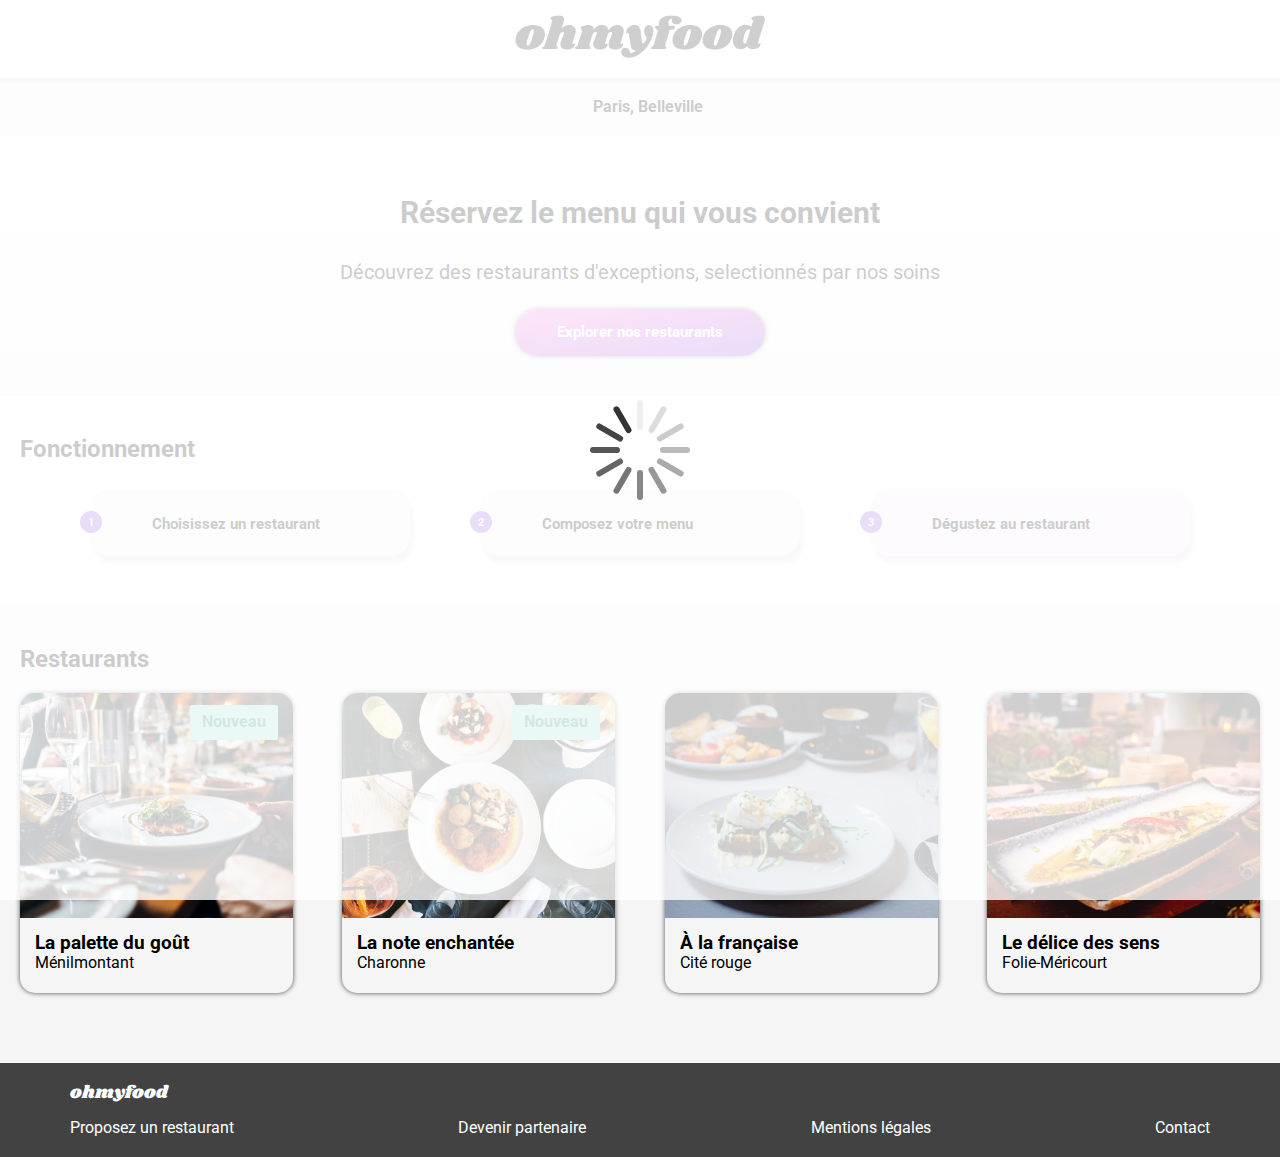
<file: index.html>
<!DOCTYPE html>

<html lang="fr">
    <head>
        <title>Ohmyfood</title>
        <meta charset="UTF-8">
        <meta name="viewport" content="width=device-width, initial-scale=1.0">
        <link rel="stylesheet" href="./main.css">
        <link rel="stylesheet" href="./css/normalize.css">
        <link rel="stylesheet" href="https://cdnjs.cloudflare.com/ajax/libs/font-awesome/6.1.1/css/all.min.css" integrity="sha512-KfkfwYDsLkIlwQp6LFnl8zNdLGxu9YAA1QvwINks4PhcElQSvqcyVLLD9aMhXd13uQjoXtEKNosOWaZqXgel0g==" crossorigin="anonymous" referrerpolicy="no-referrer" />
        <link rel="preconnect" href="https://fonts.googleapis.com">
        <link rel="preconnect" href="https://fonts.gstatic.com" crossorigin>
        <link href="https://fonts.googleapis.com/css2?family=Roboto:wght@300;700&family=Shrikhand&display=swap" rel="stylesheet">
    </head>

    <body>
          
        <div id="bloc_page">

            <div class="wrap">
                <div class="spinner-wrap">
                  <div class="spinner">
                    <i></i><i></i><i></i><i></i><i></i><i></i><i></i><i></i><i></i><i></i><i></i><i></i>
                  </div>
                </div>
                </div>

            <header>
                <div id="logo--omf">
                    <img id="logo" src="images/logo/ohmyfood.png" alt="logoohmyfood" />
                </div>
            </header>
    
            <main>

                <div id="location">
                    <p>
                        <i class="fa-solid fa-location-dot"></i>
                        Paris, Belleville
                    </p>
                </div>

                <section id="explorer">
                    <h1>Réservez le menu qui vous convient</h1>
                    <p>Découvrez des restaurants d'exceptions, selectionnés par nos soins</p>
                    <button id="explorer--btn">Explorer nos restaurants</button>
                </section>

                <section id="functions">

                    <h2>Fonctionnement</h2>
                    <div id="functions--position">

                        <div class="btn">
                            <span class="btn--number">1</span>
                            <button class="btn--functions">
                                <i class="fa-solid fa-mobile-screen-button"></i>
                                Choisissez un restaurant
                            </button>
                        </div>

                        <div class="btn">
                            <span class="btn--number">2</span>
                            <button class="btn--functions">
                                <i class="fa-solid fa-list-ul"></i>
                                Composez votre menu
                            </button>
                        </div>

                        <div class="btn">
                            <span class="btn--number">3</span>
                            <button class="btn--functions btn--functions--store">
                                <i class="fa-solid fa-store"></i>
                                Dégustez au restaurant
                            </button>
                        </div>
                        
                    </div>    

                </section>

                <section id="restaurants">

                    <h2>Restaurants</h2>

                    <div id="cards--position">

                        <div class ="restaurants--cards">
                            <a href="./html/menu1.html">
                                <div class="new">Nouveau</div>
                                <img src="./images/restaurants/jay-wennington-N_Y88TWmGwA-unsplash.jpg" class="restaurants--cards--img" alt="palettedugoût" />
                                <div class="restaurants--cards--body">
                                    <div class="restaurants--cards--body--description">
                                        <h3>La palette du goût</h3>
                                        <p>Ménilmontant</p>
                                    </div>
                                    <div class="restaurants--cards--body--icons">
                                        <i class="fa-regular fa-heart"></i>
                                        <i class="fa-solid fa-heart"></i>
                                    </div>
                                </div>
                            </a>
                        </div>

                        <div class ="restaurants--cards">
                            <a href="./html/menu2.html">
                                <div class="new">Nouveau</div>
                                <img src="./images/restaurants/stil-u2Lp8tXIcjw-unsplash.jpg" class="restaurants--cards--img" alt="noteenchantée" />
                                <div class="restaurants--cards--body">
                                    <div class="restaurants--cards--body--description">
                                        <h3>La note enchantée</h3>
                                        <p>Charonne</p>
                                    </div>
                                    <div class="restaurants--cards--body--icons">
                                        <i class="fa-regular fa-heart"></i>
                                        <i class="fa-solid fa-heart"></i>
                                    </div>
                                </div>
                            </a>
                        </div>

                        <div class ="restaurants--cards">
                            <a href="./html/menu3.html">
                                <img src="./images/restaurants/toa-heftiba-DQKerTsQwi0-unsplash.jpg" class="restaurants--cards--img" alt="àlafrançaise" />
                                <div class="restaurants--cards--body">
                                    <div class="restaurants--cards--body--description">
                                        <h3>À la française</h3>
                                        <p>Cité rouge</p>
                                    </div>
                                    <div class="restaurants--cards--body--icons">
                                        <i class="fa-regular fa-heart"></i>
                                        <i class="fa-solid fa-heart"></i>
                                    </div>
                                </div>
                            </a>
                        </div>

                        <div class ="restaurants--cards">
                            <a href="./html/menu4.html">
                                <img src="./images/restaurants/louis-hansel-shotsoflouis-qNBGVyOCY8Q-unsplash.jpg" class="restaurants--cards--img" alt="délicedessens" />
                                <div class="restaurants--cards--body">
                                    <div class="restaurants--cards--body--description">
                                        <h3>Le délice des sens</h3>
                                        <p>Folie-Méricourt</p>
                                    </div>
                                    <div class="restaurants--cards--body--icons">
                                        <i class="fa-regular fa-heart"></i>
                                        <i class="fa-solid fa-heart"></i>
                                    </div>
                                </div>
                            </a>
                        </div>

                    </div>

                </section>

            </main>

            <footer>
                <h4>ohmyfood</h4>
                <ul>

                    <li>
                        <a href="#">
                            <i class="fa-solid fa-utensils"></i>
                            Proposez un restaurant
                        </a>
                    </li>

                    <li>
                        <a href="#">
                            <i class="fa-solid fa-handshake-angle"></i>
                            Devenir partenaire
                        </a>
                    </li>

                    <li>
                        <a href="#">
                            Mentions légales
                        </a>
                    </li>
                    
                    <li>
                        <a href="mailto:contact.ohmyfood@gmail.com">
                            Contact
                        </a>
                    </li>

                </ul>
            </footer>
        </div>
    </body>
</html>
</file>
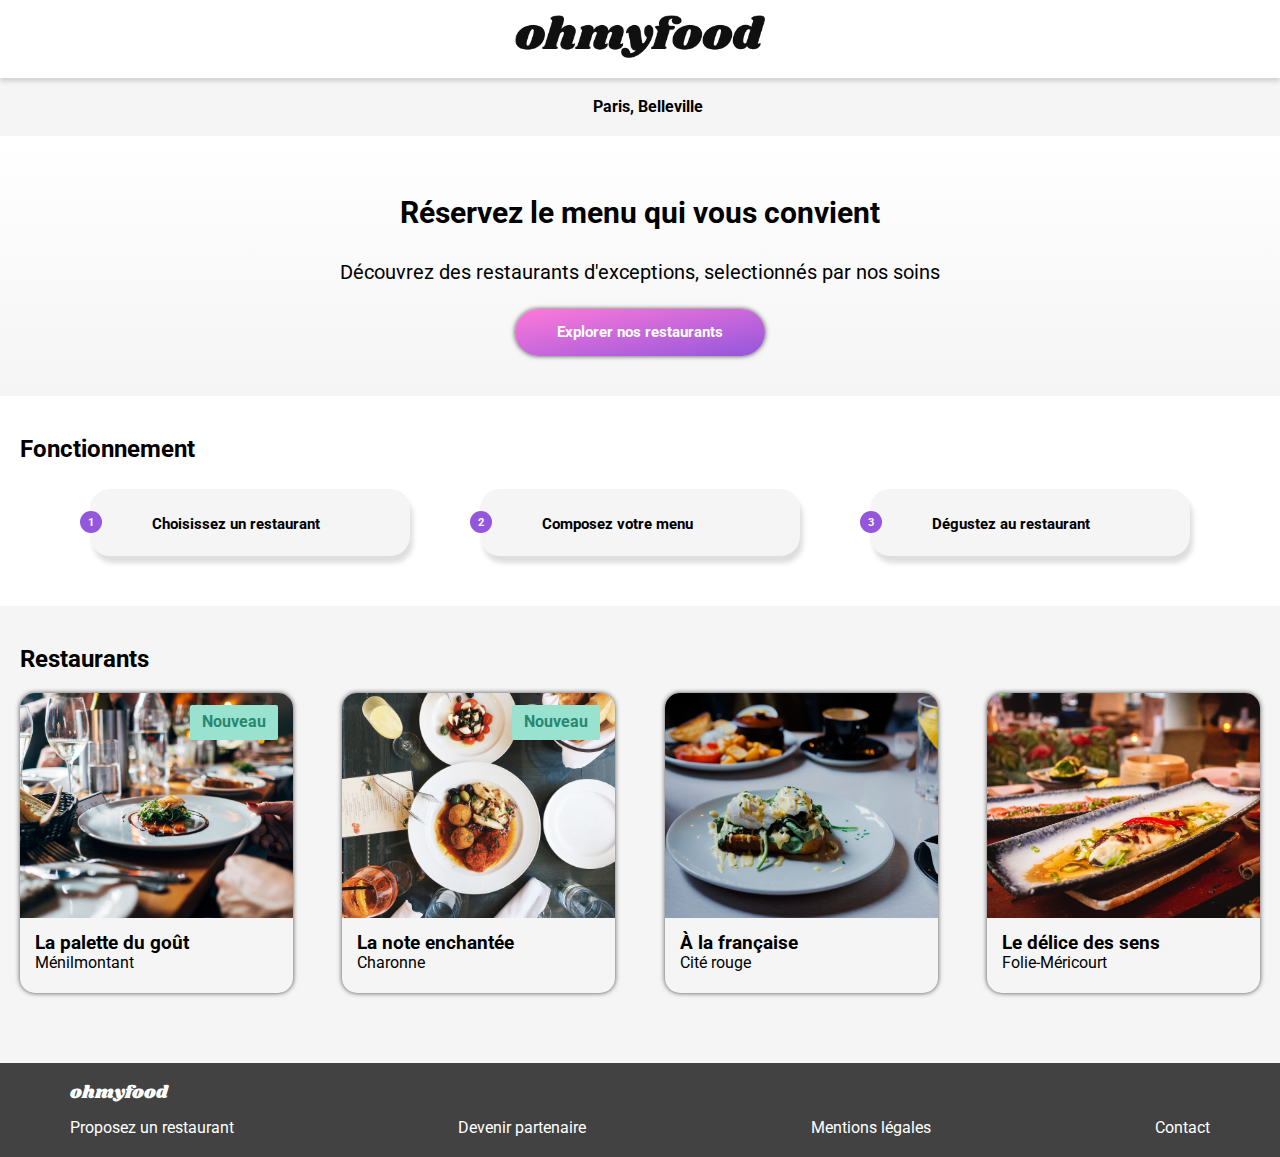
<file: accueil.html>
<!DOCTYPE html>

<html lang="fr">
    <head>
        <title>Ohmyfood</title>
        <meta charset="UTF-8">
        <meta name="viewport" content="width=device-width, initial-scale=1.0">
        <link rel="stylesheet" href="./scss/index.css">
        <link rel="stylesheet" href="./css/normalize.css">
        <link rel="stylesheet" href="https://cdnjs.cloudflare.com/ajax/libs/font-awesome/6.1.1/css/all.min.css" integrity="sha512-KfkfwYDsLkIlwQp6LFnl8zNdLGxu9YAA1QvwINks4PhcElQSvqcyVLLD9aMhXd13uQjoXtEKNosOWaZqXgel0g==" crossorigin="anonymous" referrerpolicy="no-referrer" />
        <link rel="preconnect" href="https://fonts.googleapis.com">
        <link rel="preconnect" href="https://fonts.gstatic.com" crossorigin>
        <link href="https://fonts.googleapis.com/css2?family=Roboto:wght@300;700&family=Shrikhand&display=swap" rel="stylesheet">
    </head>

    <body>
        <div id="bloc_page">
    
            <header>
                <div id="logo--omf">
                    <img id="logo" src="images/logo/ohmyfood.png" alt="logoohmyfood" />
                </div>
            </header>
    
            <main>

                <div id="location">
                    <p><i class="fa-solid fa-location-dot"></i>Paris, Belleville</p>
                </div>

                <section id="explorer">
                    <h1>Réservez le menu qui vous convient</h1>
                    <p>Découvrez des restaurants d'exceptions, selectionnés par nos soins</p>
                    <button id="explorer--btn">Explorer nos restaurants</button>
                </section>

                <section id="functions">

                    <h2>Fonctionnement</h2>
                    <div id="functions--position">
                        <div class="btn"><span class="btn--number">1</span><button class="btn--functions"><i class="fa-solid fa-mobile-screen-button"></i>Choisissez un restaurant</button></div>
                        <div class="btn"><span class="btn--number">2</span><button class="btn--functions"><i class="fa-solid fa-list-ul"></i>Composez votre menu</button></div>
                        <div class="btn"><span class="btn--number">3</span><button class="btn--functions"><i class="fa-solid fa-store"></i>Dégustez au restaurant</button></div>
                    </div>    

                </section>

                <section id="restaurants">

                    <h2>Restaurants</h2>

                    <div id="cards--position">
                        <div class ="restaurants--cards">
                        <a href="./menu1.html">
                        <span class="new">Nouveau</span>
                        <img src="./images/restaurants/jay-wennington-N_Y88TWmGwA-unsplash.jpg" class="restaurants--cards--img" alt="palettedugoût" />
                        <div class="restaurants--cards--body">
                            <div class="restaurants--cards--body--description">
                                <h3>La palette du goût</h3>
                                <p>Ménilmontant</p>
                            </div>
                            <div class="restaurants--cards--body--icons">
                                <i class="fa-solid fa-heart"></i>
                                <i class="fa-regular fa-heart"></i>
                            </div>
                        </div></a>
                        </div>

                        <div class ="restaurants--cards">
                            <a href="./menu2.html">
                            <span class="new">Nouveau</span>
                            <img src="./images/restaurants/stil-u2Lp8tXIcjw-unsplash.jpg" class="restaurants--cards--img" alt="noteenchantée" />
                            <div class="restaurants--cards--body">
                                <div class="restaurants--cards--body--description">
                                    <h3>La note enchantée</h3>
                                    <p>Charonne</p>
                                </div>
                                <div class="restaurants--cards--body--icons">
                                    <i class="fa-solid fa-heart"></i>
                                    <i class="fa-regular fa-heart"></i>
                                </div>
                            </div></a>
                        </div>

                        <div class ="restaurants--cards">
                            <a href="./menu3.html"><img src="./images/restaurants/toa-heftiba-DQKerTsQwi0-unsplash.jpg" class="restaurants--cards--img" alt="àlafrançaise" />
                            <div class="restaurants--cards--body">
                                <div class="restaurants--cards--body--description">
                                    <h3>À la française</h3>
                                    <p>Cité rouge</p>
                                </div>
                                <div class="restaurants--cards--body--icons">
                                    <i class="fa-solid fa-heart"></i>
                                    <i class="fa-regular fa-heart"></i>
                                </div>
                            </div></a>
                        </div>

                        <div class ="restaurants--cards">
                            <a href="./menu4.html"><img src="./images/restaurants/louis-hansel-shotsoflouis-qNBGVyOCY8Q-unsplash.jpg" class="restaurants--cards--img" alt="délicedessens" />
                            <div class="restaurants--cards--body">
                                <div class="restaurants--cards--body--description">
                                    <h3>Le délice des sens</h3>
                                    <p>Folie-Méricourt</p>
                                </div>
                                <div class="restaurants--cards--body--icons">
                                    <i class="fa-solid fa-heart"></i>
                                    <i class="fa-regular fa-heart"></i>
                                </div>
                            </div></a>
                        </div>
                    </div>


                </section>

            </main>

            <footer>
                <h4>ohmyfood</h4>
                <ul>
                    <li><a href="#"><i class="fa-solid fa-utensils"></i>Proposez un restaurant</a></li>
                    <li><a href="#"><i class="fa-solid fa-handshake-angle"></i>Devenir partenaire</a></li>
                    <li><a href="#">Mentions légales</a></li>
                    <li><a href="mailto:contact.ohmyfood@gmail.com">Contact</a></li>
                </ul>
            </footer>
        </div>
    </body>
</html>
</file>
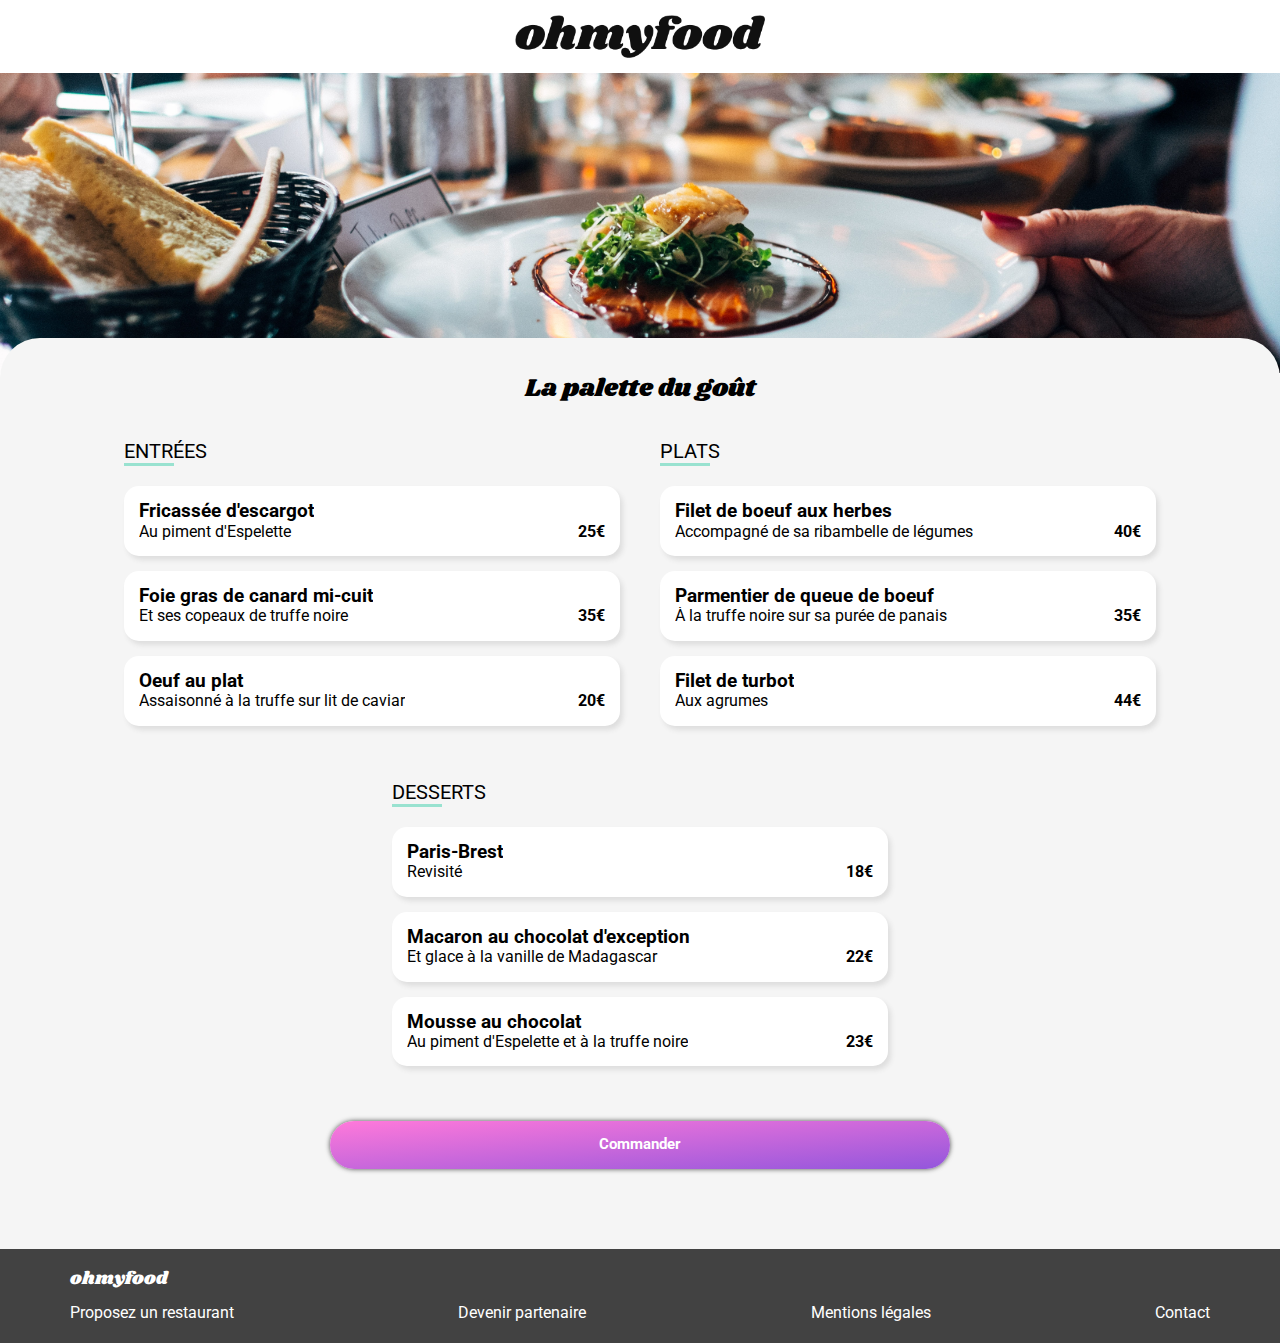
<file: menu1.html>
<!DOCTYPE html>

<html lang="fr">
    <head>
        <title>Ohmyfood</title>
        <meta charset="UTF-8">
        <meta name="viewport" content="width=device-width, initial-scale=1.0">
        <link rel="stylesheet" href="./scss/menu.css">
        <link rel="stylesheet" href="./css/normalize.css">
        <link rel="stylesheet" href="https://cdnjs.cloudflare.com/ajax/libs/font-awesome/6.1.1/css/all.min.css" integrity="sha512-KfkfwYDsLkIlwQp6LFnl8zNdLGxu9YAA1QvwINks4PhcElQSvqcyVLLD9aMhXd13uQjoXtEKNosOWaZqXgel0g==" crossorigin="anonymous" referrerpolicy="no-referrer" />
        <link rel="preconnect" href="https://fonts.googleapis.com">
        <link rel="preconnect" href="https://fonts.gstatic.com" crossorigin>
        <link href="https://fonts.googleapis.com/css2?family=Roboto:wght@300;700&family=Shrikhand&display=swap" rel="stylesheet">
    </head>

    <body>
        <div id="bloc_page"></div>
        
            <header>
                <a href="./index.html"><i class="fa-solid fa-arrow-left"></i></a>
                <img id="logo" src="images/logo/ohmyfood.png" alt="logoohmyfood" />
            </header>
    
            <main>
                
                <div id="background">

                    <img src="./images/restaurants/jay-wennington-N_Y88TWmGwA-unsplash.jpg"></img>

                    <section id="menu">
                        <div id="menu--title">
                            <h1>La palette du goût</h1>
                            <div class="menu--title--icons">
                                <i class="fa-regular fa-heart"></i>
                                <i class="fa-solid fa-heart"></i>
                            </div>
                        </div>

                        <div class ="menu--position">
                        <div class="menu--plats">

                            <h2>Entrées</h2>

                            <div class="menu--plats--body">
                                <div class="menu--plats--body--content">
                                    <div class="menu--plats--body--description">
                                        <h3>Fricassée d'escargot</h3>
                                        <p class="menu--plats--body--description--description">Au piment d'Espelette</p>
                                    </div>
                                    <div class="price">25€</p></div>
                                </div>
                                <div class="check"><i class="fa-solid fa-circle-check"></i></div>
                            </div>

                            <div class="menu--plats--body">
                                <div class="menu--plats--body--content">    
                                    <div class="menu--plats--body--description">
                                        <h3>Foie gras de canard mi-cuit</h3>
                                        <p class="menu--plats--body--description--description">Et ses copeaux de truffe noire</p>
                                    </div>    
                                    <div class="price">35€</div>
                                </div>
                                <div class="check"><i class="fa-solid fa-circle-check"></i></div>
                            </div>

                            <div class="menu--plats--body">
                                <div class="menu--plats--body--content">
                                    <div class="menu--plats--body--description">    
                                        <h3>Oeuf au plat</h3>
                                        <p class="menu--plats--body--description--description">Assaisonné à la truffe sur lit de caviar</p>
                                    </div>    
                                    <div class="price">20€</div>
                                </div>
                                <div class="check"><i class="fa-solid fa-circle-check"></i></div>
                            </div>

                        </div>

                        <div class="menu--plats">

                            <h2>Plats</h2>

                            <div class="menu--plats--body">
                                <div class="menu--plats--body--content">
                                    <div class="menu--plats--body--description">
                                        <h3>Filet de boeuf aux herbes</h3>
                                        <p class="menu--plats--body--description--description">Accompagné de sa ribambelle de légumes</p>
                                    </div>
                                    <div class="price">40€</div>
                                </div>
                                <div class="check"><i class="fa-solid fa-circle-check"></i></div>
                            </div>

                            <div class="menu--plats--body">
                                <div class="menu--plats--body--content">
                                    <div class="menu--plats--body--description">
                                        <h3>Parmentier de queue de boeuf</h3>
                                        <p class="menu--plats--body--description--description">À la truffe noire sur sa purée de panais</p>
                                    </div>    
                                    <div class="price">35€</div>
                                </div>
                                <div class="check"><i class="fa-solid fa-circle-check"></i></div>
                            </div>

                            <div class="menu--plats--body">
                                <div class="menu--plats--body--content">
                                    <div class="menu--plats--body--description">
                                        <h3>Filet de turbot</h3>
                                        <p class="menu--plats--body--description--description">Aux agrumes</p>
                                    </div>
                                    <div class="price">44€</div>
                                </div>
                                <div class="check"><i class="fa-solid fa-circle-check"></i></div>
                            </div>

                        </div>

                        <div class="menu--plats">

                            <h2>Desserts</h2>

                            <div class="menu--plats--body">
                                <div class="menu--plats--body--content">
                                    <div class="menu--plats--body--description">
                                        <h3>Paris-Brest</h3>
                                        <p class="menu--plats--body--description--description">Revisité</p>
                                    </div>
                                    <div class="price">18€</div>
                                </div>
                                <div class="check"><i class="fa-solid fa-circle-check"></i></div>
                            </div>

                            <div class="menu--plats--body">
                                <div class="menu--plats--body--content">
                                    <div class="menu--plats--body--description">
                                        <h3>Macaron au chocolat d'exception</h3>
                                        <p class="menu--plats--body--description--description">Et glace à la vanille de Madagascar</p>
                                    </div>
                                    <div class="price">22€</div>
                                </div>
                                <div class="check"><i class="fa-solid fa-circle-check"></i></div>
                            </div>

                            <div class="menu--plats--body">
                                <div class="menu--plats--body--content">
                                    <div class="menu--plats--body--description">
                                        <h3>Mousse au chocolat</h3>
                                        <p class="menu--plats--body--description--description">Au piment d'Espelette et à la truffe noire</p>
                                    </div>
                                    <div class="price">23€</div>
                                </div>
                                <div class="check"><i class="fa-solid fa-circle-check"></i></div>
                            </div>

                        </div>
                        </div>
                        
                        <button id="menu--btn">Commander</button>

                    </section>
                </div>

            </main>

            <footer>
                <h4>ohmyfood</h4>
                <ul>
                    <li><a href="#"><i class="fa-solid fa-utensils"></i>Proposez un restaurant</a></li>
                    <li><a href="#"><i class="fa-solid fa-handshake-angle"></i>Devenir partenaire</a></li>
                    <li><a href="#">Mentions légales</a></li>
                    <li><a href="#">Contact</a></li>
                </ul>
            </footer>
        </div>
    </body>
</file>
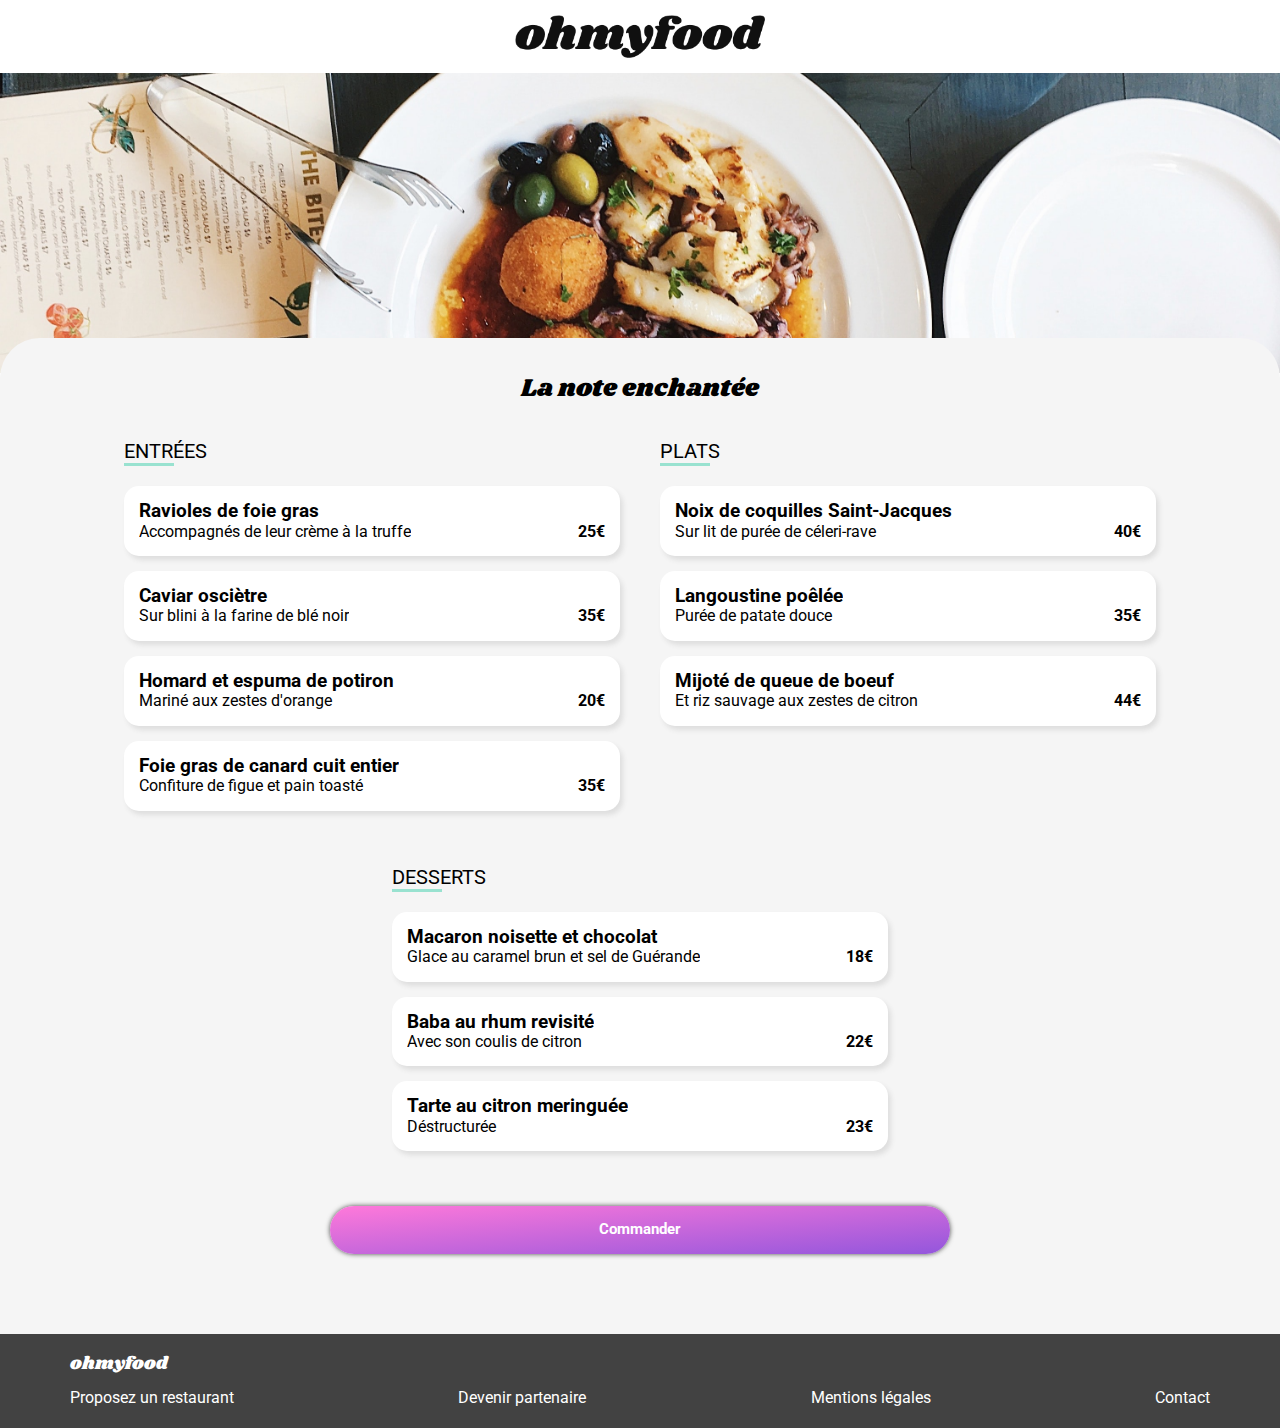
<file: menu2.html>
<!DOCTYPE html>

<html lang="fr">
    <head>
        <title>Ohmyfood</title>
        <meta charset="UTF-8">
        <meta name="viewport" content="width=device-width, initial-scale=1.0">
        <link rel="stylesheet" href="./scss/menu.css">
        <link rel="stylesheet" href="./css/normalize.css">
        <link rel="stylesheet" href="https://cdnjs.cloudflare.com/ajax/libs/font-awesome/6.1.1/css/all.min.css" integrity="sha512-KfkfwYDsLkIlwQp6LFnl8zNdLGxu9YAA1QvwINks4PhcElQSvqcyVLLD9aMhXd13uQjoXtEKNosOWaZqXgel0g==" crossorigin="anonymous" referrerpolicy="no-referrer" />
        <link rel="preconnect" href="https://fonts.googleapis.com">
        <link rel="preconnect" href="https://fonts.gstatic.com" crossorigin>
        <link href="https://fonts.googleapis.com/css2?family=Roboto:wght@300;700&family=Shrikhand&display=swap" rel="stylesheet">
    </head>

    <body>
        <div id="bloc_page"></div>
    
            <header>
                <a href="./index.html"><i class="fa-solid fa-arrow-left"></i></a>
                <img id="logo" src="images/logo/ohmyfood.png" alt="logoohmyfood" />
            </header>
    
            <main>
                
                <div id="background">

                    <img src="./images/restaurants/stil-u2Lp8tXIcjw-unsplash.jpg"></img>

                    <section id="menu">
                        <div id="menu--title">
                            <h1>La note enchantée</h1>
                            <div class="menu--title--icons">
                                <i class="fa-regular fa-heart"></i>
                                <i class="fa-solid fa-heart"></i>
                            </div>
                        </div>

                        <div class ="menu--position">
                        <div class="menu--plats">

                            <h2>Entrées</h2>

                            <div class="menu--plats--body">
                                <div class="menu--plats--body--content">
                                    <div class="menu--plats--body--description">
                                        <h3>Ravioles de foie gras</h3>
                                        <p class="menu--plats--body--description--description">Accompagnés de leur crème à la truffe</p>
                                    </div>
                                    <div class="price">25€</p></div>
                                </div>
                                <div class="check"><i class="fa-solid fa-circle-check"></i></div>
                            </div>

                            <div class="menu--plats--body">
                                <div class="menu--plats--body--content">    
                                    <div class="menu--plats--body--description">
                                        <h3>Caviar osciètre</h3>
                                        <p class="menu--plats--body--description--description">Sur blini à la farine de blé noir</p>
                                    </div>    
                                    <div class="price">35€</div>
                                </div>
                                <div class="check"><i class="fa-solid fa-circle-check"></i></div>
                            </div>

                            <div class="menu--plats--body">
                                <div class="menu--plats--body--content">
                                    <div class="menu--plats--body--description">    
                                        <h3>Homard et espuma de potiron</h3>
                                        <p class="menu--plats--body--description--description">Mariné aux zestes d'orange</p>
                                    </div>    
                                    <div class="price">20€</div>
                                </div>
                                <div class="check"><i class="fa-solid fa-circle-check"></i></div>
                            </div>

                            <div class="menu--plats--body">
                                <div class="menu--plats--body--content">
                                    <div class="menu--plats--body--description">    
                                        <h3>Foie gras de canard cuit entier</h3>
                                        <p class="menu--plats--body--description--description">Confiture de figue et pain toasté</p>
                                    </div>    
                                    <div class="price">35€</div>
                                </div>
                                <div class="check"><i class="fa-solid fa-circle-check"></i></div>
                            </div>

                        </div>

                        <div class="menu--plats">

                            <h2>Plats</h2>

                            <div class="menu--plats--body">
                                <div class="menu--plats--body--content">
                                    <div class="menu--plats--body--description">
                                        <h3>Noix de coquilles Saint-Jacques</h3>
                                        <p class="menu--plats--body--description--description">Sur lit de purée de céleri-rave</p>
                                    </div>
                                    <div class="price">40€</div>
                                </div>
                                <div class="check"><i class="fa-solid fa-circle-check"></i></div>
                            </div>

                            <div class="menu--plats--body">
                                <div class="menu--plats--body--content">
                                    <div class="menu--plats--body--description">
                                        <h3>Langoustine poêlée</h3>
                                        <p class="menu--plats--body--description--description">Purée de patate douce</p>
                                    </div>    
                                    <div class="price">35€</div>
                                </div>
                                <div class="check"><i class="fa-solid fa-circle-check"></i></div>
                            </div>

                            <div class="menu--plats--body">
                                <div class="menu--plats--body--content">
                                    <div class="menu--plats--body--description">
                                        <h3>Mijoté de queue de boeuf</h3>
                                        <p class="menu--plats--body--description--description">Et riz sauvage aux zestes de citron</p>
                                    </div>
                                    <div class="price">44€</div>
                                </div>
                                <div class="check"><i class="fa-solid fa-circle-check"></i></div>
                            </div>

                        </div>

                        <div class="menu--plats">

                            <h2>Desserts</h2>

                            <div class="menu--plats--body">
                                <div class="menu--plats--body--content">
                                    <div class="menu--plats--body--description">
                                        <h3>Macaron noisette et chocolat</h3>
                                        <p class="menu--plats--body--description--description">Glace au caramel brun et sel de Guérande</p>
                                    </div>
                                    <div class="price">18€</div>
                                </div>
                                <div class="check"><i class="fa-solid fa-circle-check"></i></div>
                            </div>

                            <div class="menu--plats--body">
                                <div class="menu--plats--body--content">
                                    <div class="menu--plats--body--description">
                                        <h3>Baba au rhum revisité</h3>
                                        <p class="menu--plats--body--description--description">Avec son coulis de citron</p>
                                    </div>
                                    <div class="price">22€</div>
                                </div>
                                <div class="check"><i class="fa-solid fa-circle-check"></i></div>
                            </div>

                            <div class="menu--plats--body">
                                <div class="menu--plats--body--content">
                                    <div class="menu--plats--body--description">
                                        <h3>Tarte au citron meringuée</h3>
                                        <p class="menu--plats--body--description--description">Déstructurée</p>
                                    </div>
                                    <div class="price">23€</div>
                                </div>
                                <div class="check"><i class="fa-solid fa-circle-check"></i></div>
                            </div>

                        </div>
                        </div>
                        
                        <button id="menu--btn">Commander</button>

                    </section>
                </div>

            </main>

            <footer>
                <h4>ohmyfood</h4>
                <ul>
                    <li><a href="#"><i class="fa-solid fa-utensils"></i>Proposez un restaurant</a></li>
                    <li><a href="#"><i class="fa-solid fa-handshake-angle"></i>Devenir partenaire</a></li>
                    <li><a href="#">Mentions légales</a></li>
                    <li><a href="#">Contact</a></li>
                </ul>
            </footer>
        </div>
    </body>
</file>
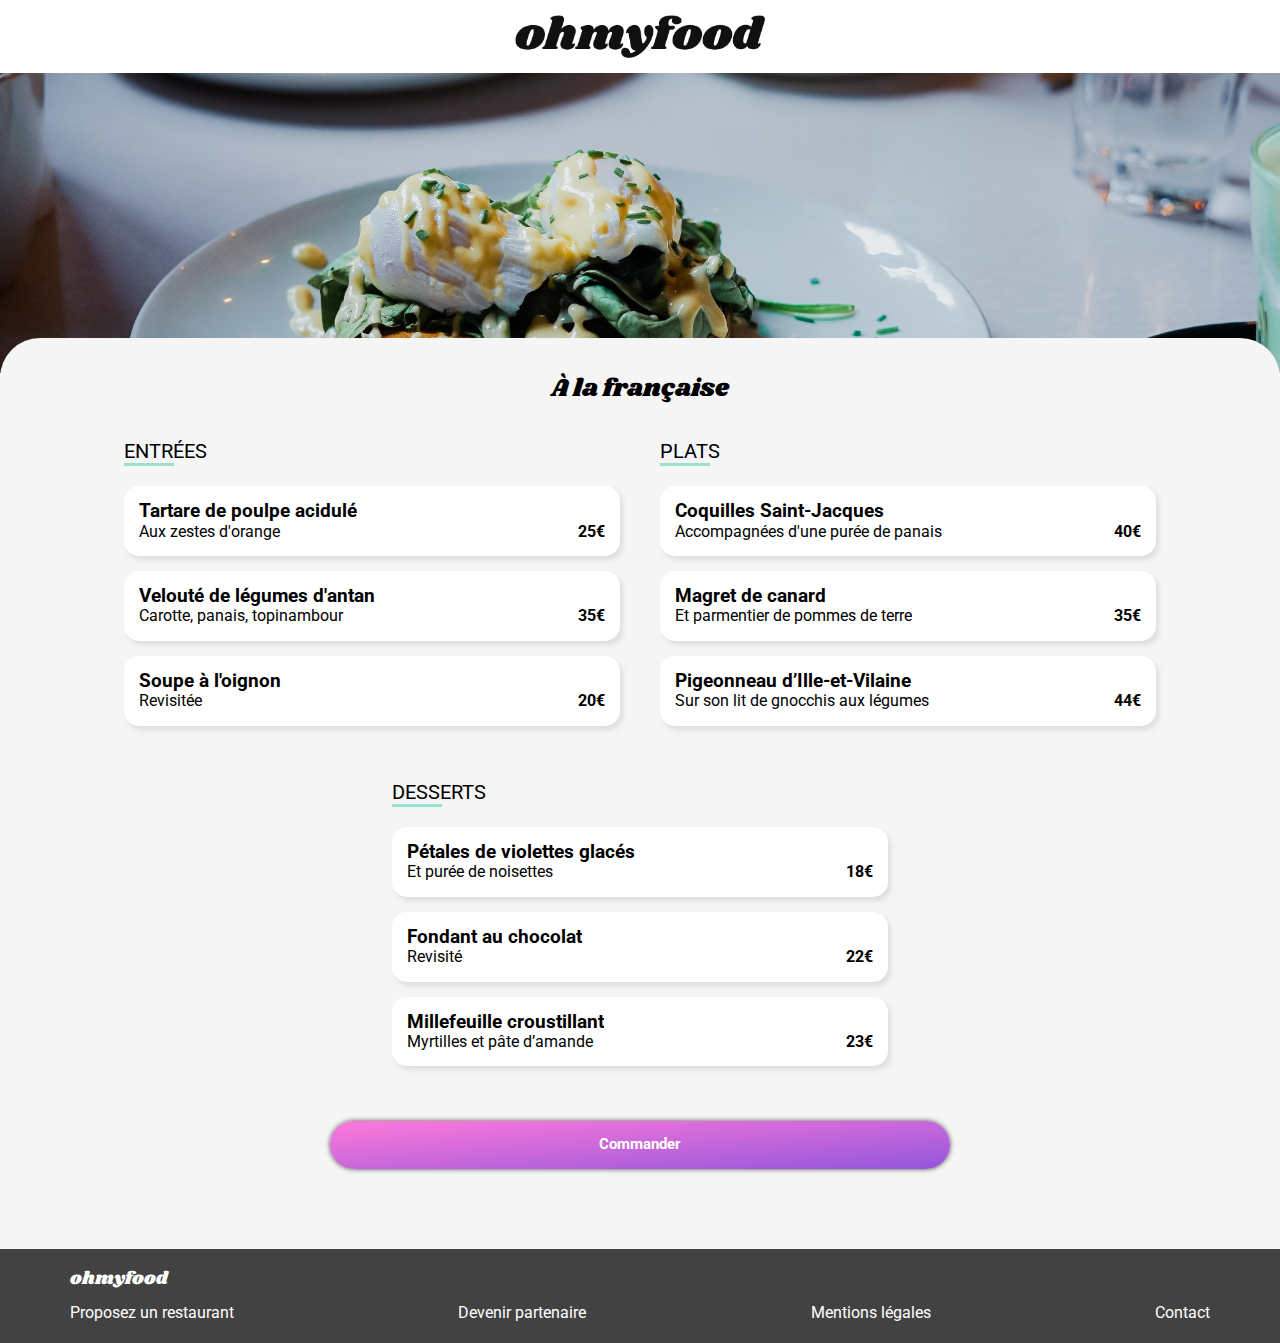
<file: menu3.html>
<!DOCTYPE html>

<html lang="fr">
    <head>
        <title>Ohmyfood</title>
        <meta charset="UTF-8">
        <meta name="viewport" content="width=device-width, initial-scale=1.0">
        <link rel="stylesheet" href="./scss/menu.css">
        <link rel="stylesheet" href="./css/normalize.css">
        <link rel="stylesheet" href="https://cdnjs.cloudflare.com/ajax/libs/font-awesome/6.1.1/css/all.min.css" integrity="sha512-KfkfwYDsLkIlwQp6LFnl8zNdLGxu9YAA1QvwINks4PhcElQSvqcyVLLD9aMhXd13uQjoXtEKNosOWaZqXgel0g==" crossorigin="anonymous" referrerpolicy="no-referrer" />
        <link rel="preconnect" href="https://fonts.googleapis.com">
        <link rel="preconnect" href="https://fonts.gstatic.com" crossorigin>
        <link href="https://fonts.googleapis.com/css2?family=Roboto:wght@300;700&family=Shrikhand&display=swap" rel="stylesheet">
    </head>

    <body>
        <div id="bloc_page"></div>
    
            <header>
                <a href="./index.html"><i class="fa-solid fa-arrow-left"></i></a>
                <img id="logo" src="images/logo/ohmyfood.png" alt="logoohmyfood" />
            </header>
    
            <main>
                
                <div id="background">
                    <img src="./images/restaurants/toa-heftiba-DQKerTsQwi0-unsplash.jpg"></img>
                

                    <section id="menu">
                        <div id="menu--title">
                            <h1>À la française</h1>
                            <div class="menu--title--icons">
                                <i class="fa-regular fa-heart"></i>
                                <i class="fa-solid fa-heart"></i>
                            </div>
                        </div>

                        <div class ="menu--position">
                        <div class="menu--plats">

                            <h2>Entrées</h2>

                            <div class="menu--plats--body">
                                <div class="menu--plats--body--content">
                                    <div class="menu--plats--body--description">
                                        <h3>Tartare de poulpe acidulé</h3>
                                        <p class="menu--plats--body--description--description">Aux zestes d'orange</p>
                                    </div>
                                    <div class="price">25€</p></div>
                                </div>
                                <div class="check"><i class="fa-solid fa-circle-check"></i></div>
                            </div>

                            <div class="menu--plats--body">
                                <div class="menu--plats--body--content">    
                                    <div class="menu--plats--body--description">
                                        <h3>Velouté de légumes d'antan</h3>
                                        <p class="menu--plats--body--description--description">Carotte, panais, topinambour</p>
                                    </div>    
                                    <div class="price">35€</div>
                                </div>
                                <div class="check"><i class="fa-solid fa-circle-check"></i></div>
                            </div>

                            <div class="menu--plats--body">
                                <div class="menu--plats--body--content">
                                    <div class="menu--plats--body--description">    
                                        <h3>Soupe à l'oignon</h3>
                                        <p class="menu--plats--body--description--description">Revisitée</p>
                                    </div>    
                                    <div class="price">20€</div>
                                </div>
                                <div class="check"><i class="fa-solid fa-circle-check"></i></div>
                            </div>

                        </div>

                        <div class="menu--plats">

                            <h2>Plats</h2>

                            <div class="menu--plats--body">
                                <div class="menu--plats--body--content">
                                    <div class="menu--plats--body--description">
                                        <h3>Coquilles Saint-Jacques</h3>
                                        <p class="menu--plats--body--description--description">Accompagnées d'une purée de panais</p>
                                    </div>
                                    <div class="price">40€</div>
                                </div>
                                <div class="check"><i class="fa-solid fa-circle-check"></i></div>
                            </div>

                            <div class="menu--plats--body">
                                <div class="menu--plats--body--content">
                                    <div class="menu--plats--body--description">
                                        <h3>Magret de canard</h3>
                                        <p class="menu--plats--body--description--description">Et parmentier de pommes de terre</p>
                                    </div>    
                                    <div class="price">35€</div>
                                </div>
                                <div class="check"><i class="fa-solid fa-circle-check"></i></div>
                            </div>

                            <div class="menu--plats--body">
                                <div class="menu--plats--body--content">
                                    <div class="menu--plats--body--description">
                                        <h3>Pigeonneau d’Ille-et-Vilaine</h3>
                                        <p class="menu--plats--body--description--description">Sur son lit de gnocchis aux légumes</p>
                                    </div>
                                    <div class="price">44€</div>
                                </div>
                                <div class="check"><i class="fa-solid fa-circle-check"></i></div>
                            </div>

                        </div>

                        <div class="menu--plats">

                            <h2>Desserts</h2>

                            <div class="menu--plats--body">
                                <div class="menu--plats--body--content">
                                    <div class="menu--plats--body--description">
                                        <h3>Pétales de violettes glacés</h3>
                                        <p class="menu--plats--body--description--description">Et purée de noisettes</p>
                                    </div>
                                    <div class="price">18€</div>
                                </div>
                                <div class="check"><i class="fa-solid fa-circle-check"></i></div>
                            </div>

                            <div class="menu--plats--body">
                                <div class="menu--plats--body--content">
                                    <div class="menu--plats--body--description">
                                        <h3>Fondant au chocolat</h3>
                                        <p class="menu--plats--body--description--description">Revisité</p>
                                    </div>
                                    <div class="price">22€</div>
                                </div>
                                <div class="check"><i class="fa-solid fa-circle-check"></i></div>
                            </div>

                            <div class="menu--plats--body">
                                <div class="menu--plats--body--content">
                                    <div class="menu--plats--body--description">
                                        <h3>Millefeuille croustillant</h3>
                                        <p class="menu--plats--body--description--description">Myrtilles et pâte d’amande</p>
                                    </div>
                                    <div class="price">23€</div>
                                </div>
                                <div class="check"><i class="fa-solid fa-circle-check"></i></div>
                            </div>

                        </div>
                        </div>
                        
                        <button id="menu--btn">Commander</button>

                    </section>
                </div>

            </main>

            <footer>
                <h4>ohmyfood</h4>
                <ul>
                    <li><a href="#"><i class="fa-solid fa-utensils"></i>Proposez un restaurant</a></li>
                    <li><a href="#"><i class="fa-solid fa-handshake-angle"></i>Devenir partenaire</a></li>
                    <li><a href="#">Mentions légales</a></li>
                    <li><a href="#">Contact</a></li>
                </ul>
            </footer>
        </div>
    </body>
</file>
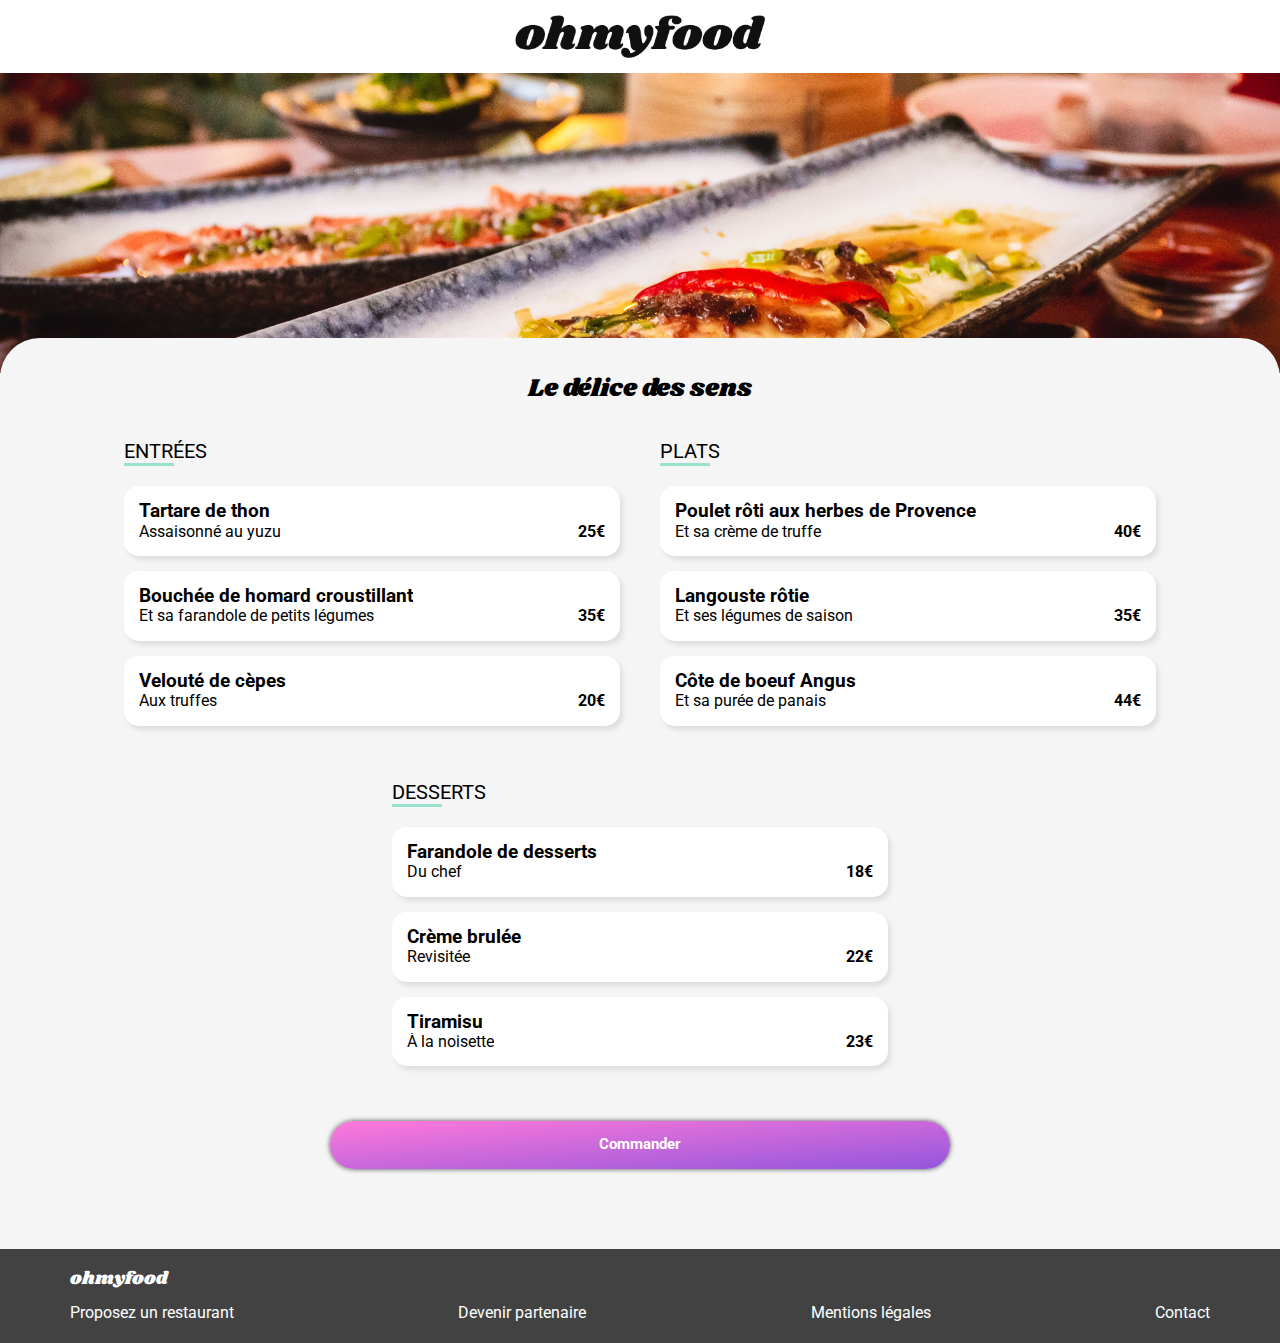
<file: menu4.html>
<!DOCTYPE html>

<html lang="fr">
    <head>
        <title>Ohmyfood</title>
        <meta charset="UTF-8">
        <meta name="viewport" content="width=device-width, initial-scale=1.0">
        <link rel="stylesheet" href="./scss/menu.css">
        <link rel="stylesheet" href="./css/normalize.css">
        <link rel="stylesheet" href="https://cdnjs.cloudflare.com/ajax/libs/font-awesome/6.1.1/css/all.min.css" integrity="sha512-KfkfwYDsLkIlwQp6LFnl8zNdLGxu9YAA1QvwINks4PhcElQSvqcyVLLD9aMhXd13uQjoXtEKNosOWaZqXgel0g==" crossorigin="anonymous" referrerpolicy="no-referrer" />
        <link rel="preconnect" href="https://fonts.googleapis.com">
        <link rel="preconnect" href="https://fonts.gstatic.com" crossorigin>
        <link href="https://fonts.googleapis.com/css2?family=Roboto:wght@300;700&family=Shrikhand&display=swap" rel="stylesheet">
    </head>

    <body>
        <div id="bloc_page"></div>
    
            <header>
                <a href="./index.html"><i class="fa-solid fa-arrow-left"></i></a>
                <img id="logo" src="images/logo/ohmyfood.png" alt="logoohmyfood" />
            </header>
    
            <main>
                
                <div id="background">
                    <img src="./images/restaurants/louis-hansel-shotsoflouis-qNBGVyOCY8Q-unsplash.jpg"></img>
                

                    <section id="menu">
                        <div id="menu--title">
                            <h1>Le délice des sens</h1>
                            <div class="menu--title--icons">
                                <i class="fa-regular fa-heart"></i>
                                <i class="fa-solid fa-heart"></i>
                            </div>
                        </div>

                        <div class ="menu--position">
                        <div class="menu--plats">

                            <h2>Entrées</h2>

                            <div class="menu--plats--body">
                                <div class="menu--plats--body--content">
                                    <div class="menu--plats--body--description">
                                        <h3>Tartare de thon</h3>
                                        <p class="menu--plats--body--description--description">Assaisonné au yuzu</p>
                                    </div>
                                    <div class="price">25€</p></div>
                                </div>
                                <div class="check"><i class="fa-solid fa-circle-check"></i></div>
                            </div>

                            <div class="menu--plats--body">
                                <div class="menu--plats--body--content">    
                                    <div class="menu--plats--body--description">
                                        <h3>Bouchée de homard croustillant</h3>
                                        <p class="menu--plats--body--description--description">Et sa farandole de petits légumes</p>
                                    </div>    
                                    <div class="price">35€</div>
                                </div>
                                <div class="check"><i class="fa-solid fa-circle-check"></i></div>
                            </div>

                            <div class="menu--plats--body">
                                <div class="menu--plats--body--content">
                                    <div class="menu--plats--body--description">    
                                        <h3>Velouté de cèpes</h3>
                                        <p class="menu--plats--body--description--description">Aux truffes</p>
                                    </div>    
                                    <div class="price">20€</div>
                                </div>
                                <div class="check"><i class="fa-solid fa-circle-check"></i></div>
                            </div>

                        </div>

                        <div class="menu--plats">

                            <h2>Plats</h2>

                            <div class="menu--plats--body">
                                <div class="menu--plats--body--content">
                                    <div class="menu--plats--body--description">
                                        <h3>Poulet rôti aux herbes de Provence</h3>
                                        <p class="menu--plats--body--description--description">Et sa crème de truffe</p>
                                    </div>
                                    <div class="price">40€</div>
                                </div>
                                <div class="check"><i class="fa-solid fa-circle-check"></i></div>
                            </div>

                            <div class="menu--plats--body">
                                <div class="menu--plats--body--content">
                                    <div class="menu--plats--body--description">
                                        <h3>Langouste rôtie</h3>
                                        <p class="menu--plats--body--description--description">Et ses légumes de saison</p>
                                    </div>    
                                    <div class="price">35€</div>
                                </div>
                                <div class="check"><i class="fa-solid fa-circle-check"></i></div>
                            </div>

                            <div class="menu--plats--body">
                                <div class="menu--plats--body--content">
                                    <div class="menu--plats--body--description">
                                        <h3>Côte de boeuf Angus</h3>
                                        <p class="menu--plats--body--description--description">Et sa purée de panais</p>
                                    </div>
                                    <div class="price">44€</div>
                                </div>
                                <div class="check"><i class="fa-solid fa-circle-check"></i></div>
                            </div>

                        </div>

                        <div class="menu--plats">

                            <h2>Desserts</h2>

                            <div class="menu--plats--body">
                                <div class="menu--plats--body--content">
                                    <div class="menu--plats--body--description">
                                        <h3>Farandole de desserts</h3>
                                        <p class="menu--plats--body--description--description">Du chef</p>
                                    </div>
                                    <div class="price">18€</div>
                                </div>
                                <div class="check"><i class="fa-solid fa-circle-check"></i></div>
                            </div>

                            <div class="menu--plats--body">
                                <div class="menu--plats--body--content">
                                    <div class="menu--plats--body--description">
                                        <h3>Crème brulée</h3>
                                        <p class="menu--plats--body--description--description">Revisitée</p>
                                    </div>
                                    <div class="price">22€</div>
                                </div>
                                <div class="check"><i class="fa-solid fa-circle-check"></i></div>
                            </div>

                            <div class="menu--plats--body">
                                <div class="menu--plats--body--content">
                                    <div class="menu--plats--body--description">
                                        <h3>Tiramisu</h3>
                                        <p class="menu--plats--body--description--description">À la noisette</p>
                                    </div>
                                    <div class="price">23€</div>
                                </div>
                                <div class="check"><i class="fa-solid fa-circle-check"></i></div>
                            </div>

                        </div>
                        </div>
                        
                        <button id="menu--btn">Commander</button>

                    </section>
                </div>

            </main>

            <footer>
                <h4>ohmyfood</h4>
                <ul>
                    <li><a href="#"><i class="fa-solid fa-utensils"></i>Proposez un restaurant</a></li>
                    <li><a href="#"><i class="fa-solid fa-handshake-angle"></i>Devenir partenaire</a></li>
                    <li><a href="#">Mentions légales</a></li>
                    <li><a href="#">Contact</a></li>
                </ul>
            </footer>
        </div>
    </body>
</file>
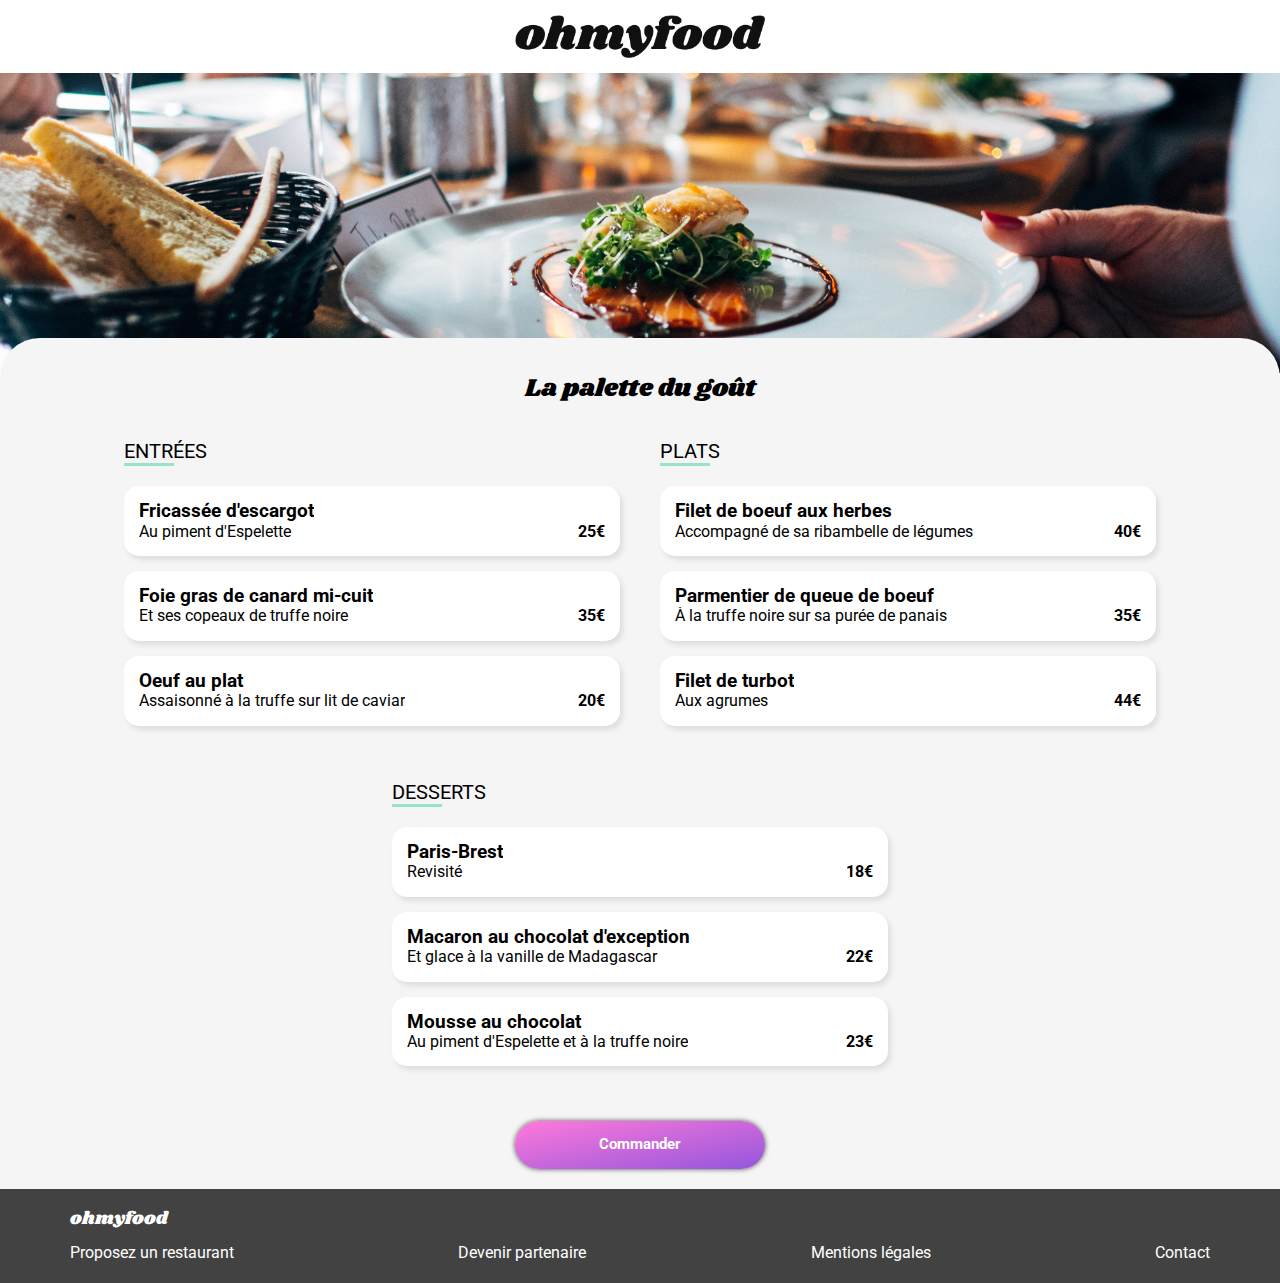
<file: html/menu1.html>
<!DOCTYPE html>

<html lang="fr">
    <head>
        <title>Ohmyfood</title>
        <meta charset="UTF-8">
        <meta name="viewport" content="width=device-width, initial-scale=1.0">
        <link rel="stylesheet" href="../main.css">
        <link rel="stylesheet" href="../css/normalize.css">
        <link rel="stylesheet" href="https://cdnjs.cloudflare.com/ajax/libs/font-awesome/6.1.1/css/all.min.css" integrity="sha512-KfkfwYDsLkIlwQp6LFnl8zNdLGxu9YAA1QvwINks4PhcElQSvqcyVLLD9aMhXd13uQjoXtEKNosOWaZqXgel0g==" crossorigin="anonymous" referrerpolicy="no-referrer" />
        <link rel="preconnect" href="https://fonts.googleapis.com">
        <link rel="preconnect" href="https://fonts.gstatic.com" crossorigin>
        <link href="https://fonts.googleapis.com/css2?family=Roboto:wght@300;700&family=Shrikhand&display=swap" rel="stylesheet">
    </head>

    <body>
        <div id="bloc_page">
        
            <header>
                <a href="../index.html"><i class="fa-solid fa-arrow-left"></i></a>
                <img id="logo" src="../images/logo/ohmyfood.png" alt="logoohmyfood" />
            </header>
    
            <main>
                
                <div id="background">

                    <img src="../images/restaurants/jay-wennington-N_Y88TWmGwA-unsplash.jpg" alt="palettedugout" />

                    <section id="menu">
                        <div id="menu--title">
                            <h1>La palette du goût</h1>
                            <div class="menu--title--icons">
                                <i class="fa-regular fa-heart"></i>
                                <i class="fa-solid fa-heart"></i>
                            </div>
                        </div>

                        <div class ="menu--position">
                        <div class="menu--plats">

                            <h2>Entrées</h2>

                            <div>
                                <div class="menu--plats--body">
                                    <div class="menu--plats--body--content">
                                        <div class="menu--plats--body--description">
                                            <h3>Fricassée d'escargot</h3>
                                            <p class="menu--plats--body--description--description">Au piment d'Espelette</p>
                                        </div>
                                        <div class="price">25€</div>
                                    </div>
                                    <div class="check"><i class="fa-solid fa-circle-check"></i></div>
                                </div>

                                <div class="menu--plats--body">
                                    <div class="menu--plats--body--content">    
                                        <div class="menu--plats--body--description">
                                            <h3>Foie gras de canard mi-cuit</h3>
                                            <p class="menu--plats--body--description--description">Et ses copeaux de truffe noire</p>
                                        </div>    
                                        <div class="price">35€</div>
                                    </div>
                                    <div class="check"><i class="fa-solid fa-circle-check"></i></div>
                                </div>

                                <div class="menu--plats--body">
                                    <div class="menu--plats--body--content">
                                        <div class="menu--plats--body--description">    
                                            <h3>Oeuf au plat</h3>
                                            <p class="menu--plats--body--description--description">Assaisonné à la truffe sur lit de caviar</p>
                                        </div>    
                                        <div class="price">20€</div>
                                    </div>
                                    <div class="check"><i class="fa-solid fa-circle-check"></i></div>
                                </div>
                            </div>

                        </div>

                        <div class="menu--plats">

                            <h2>Plats</h2>

                            <div>
                                <div class="menu--plats--body">
                                    <div class="menu--plats--body--content">
                                        <div class="menu--plats--body--description">
                                            <h3>Filet de boeuf aux herbes</h3>
                                            <p class="menu--plats--body--description--description">Accompagné de sa ribambelle de légumes</p>
                                        </div>
                                        <div class="price">40€</div>
                                    </div>
                                    <div class="check"><i class="fa-solid fa-circle-check"></i></div>
                                </div>

                                <div class="menu--plats--body">
                                    <div class="menu--plats--body--content">
                                        <div class="menu--plats--body--description">
                                            <h3>Parmentier de queue de boeuf</h3>
                                            <p class="menu--plats--body--description--description">À la truffe noire sur sa purée de panais</p>
                                        </div>    
                                        <div class="price">35€</div>
                                    </div>
                                    <div class="check"><i class="fa-solid fa-circle-check"></i></div>
                                </div>

                                <div class="menu--plats--body">
                                    <div class="menu--plats--body--content">
                                        <div class="menu--plats--body--description">
                                            <h3>Filet de turbot</h3>
                                            <p class="menu--plats--body--description--description">Aux agrumes</p>
                                        </div>
                                        <div class="price">44€</div>
                                    </div>
                                    <div class="check"><i class="fa-solid fa-circle-check"></i></div>
                                </div>
                            </div>

                        </div>

                        <div class="menu--plats">

                            <h2>Desserts</h2>

                            <div>
                                <div class="menu--plats--body">
                                    <div class="menu--plats--body--content">
                                        <div class="menu--plats--body--description">
                                            <h3>Paris-Brest</h3>
                                            <p class="menu--plats--body--description--description">Revisité</p>
                                        </div>
                                        <div class="price">18€</div>
                                    </div>
                                    <div class="check"><i class="fa-solid fa-circle-check"></i></div>
                                </div>

                                <div class="menu--plats--body">
                                    <div class="menu--plats--body--content">
                                        <div class="menu--plats--body--description">
                                            <h3>Macaron au chocolat d'exception</h3>
                                            <p class="menu--plats--body--description--description">Et glace à la vanille de Madagascar</p>
                                        </div>
                                        <div class="price">22€</div>
                                    </div>
                                    <div class="check"><i class="fa-solid fa-circle-check"></i></div>
                                </div>

                                <div class="menu--plats--body">
                                    <div class="menu--plats--body--content">
                                        <div class="menu--plats--body--description">
                                            <h3>Mousse au chocolat</h3>
                                            <p class="menu--plats--body--description--description">Au piment d'Espelette et à la truffe noire</p>
                                        </div>
                                        <div class="price">23€</div>
                                    </div>
                                    <div class="check"><i class="fa-solid fa-circle-check"></i></div>
                                </div>
                            </div>

                        </div>
                        </div>
                        
                        <button id="menu--btn">Commander</button>

                    </section>
                </div>

            </main>

            <footer>
                <h4>ohmyfood</h4>
                <ul>
                    <li><a href="#"><i class="fa-solid fa-utensils"></i>Proposez un restaurant</a></li>
                    <li><a href="#"><i class="fa-solid fa-handshake-angle"></i>Devenir partenaire</a></li>
                    <li><a href="#">Mentions légales</a></li>
                    <li><a href="#">Contact</a></li>
                </ul>
            </footer>
        </div>
    </body>
</file>
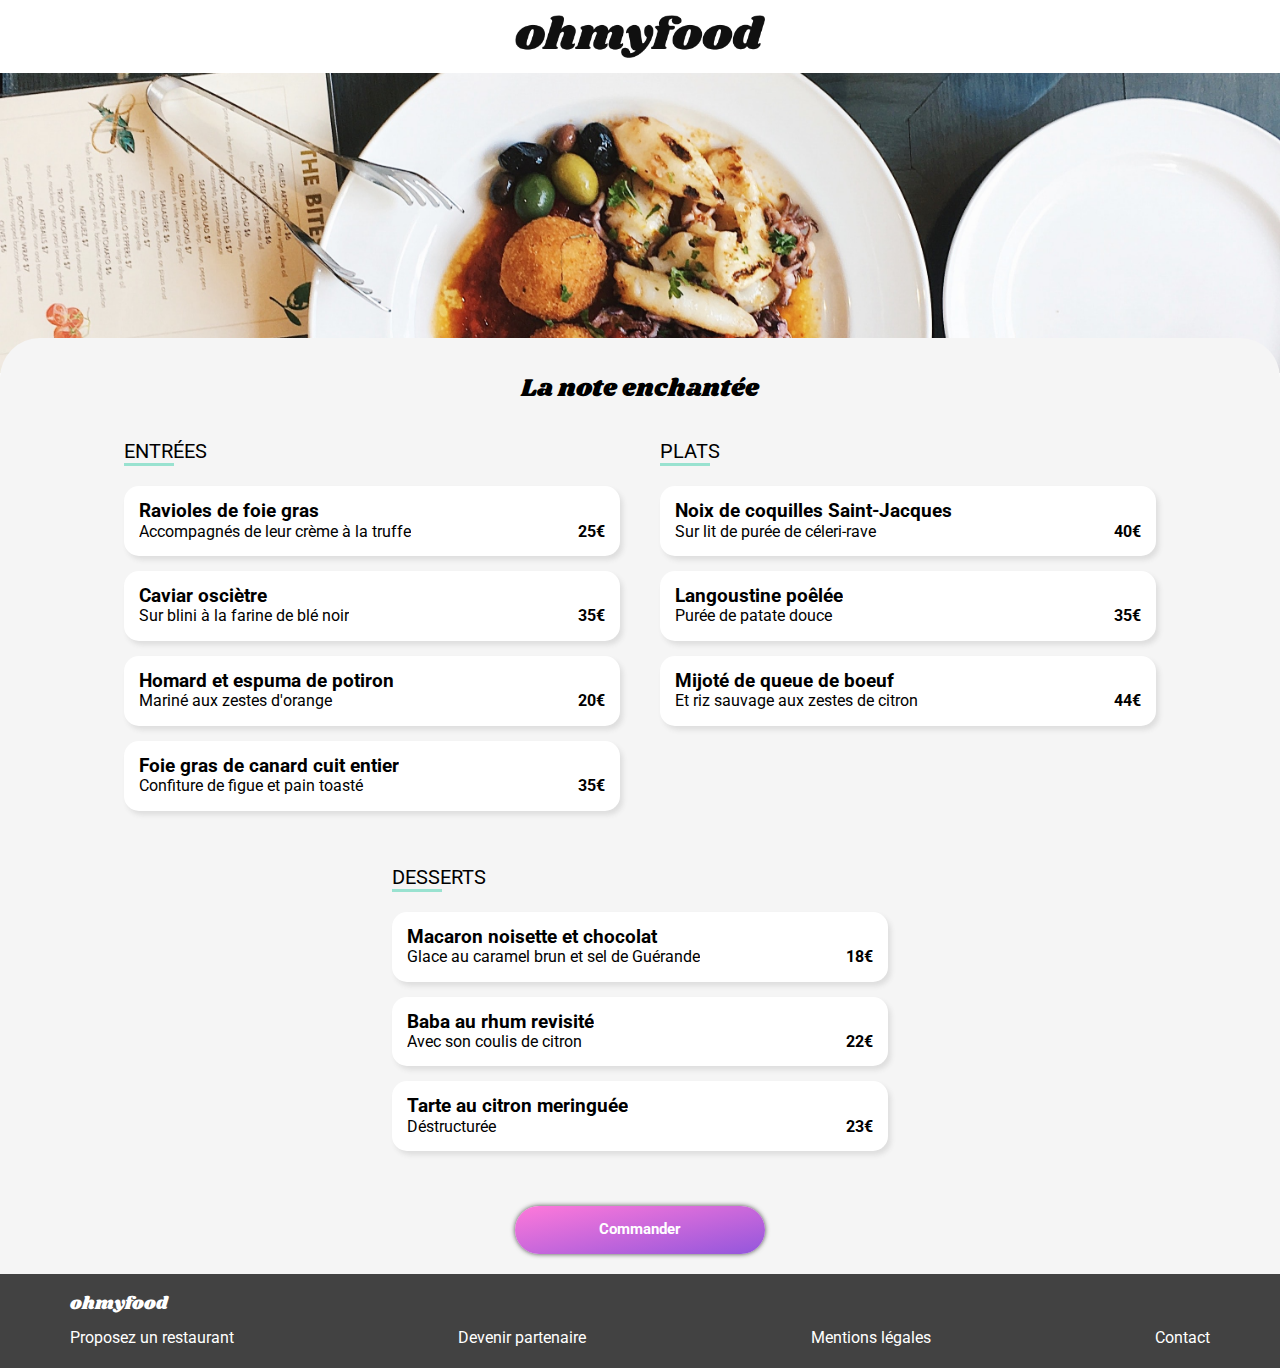
<file: html/menu2.html>
<!DOCTYPE html>

<html lang="fr">
    <head>
        <title>Ohmyfood</title>
        <meta charset="UTF-8">
        <meta name="viewport" content="width=device-width, initial-scale=1.0">
        <link rel="stylesheet" href="../main.css">
        <link rel="stylesheet" href="../css/normalize.css">
        <link rel="stylesheet" href="https://cdnjs.cloudflare.com/ajax/libs/font-awesome/6.1.1/css/all.min.css" integrity="sha512-KfkfwYDsLkIlwQp6LFnl8zNdLGxu9YAA1QvwINks4PhcElQSvqcyVLLD9aMhXd13uQjoXtEKNosOWaZqXgel0g==" crossorigin="anonymous" referrerpolicy="no-referrer" />
        <link rel="preconnect" href="https://fonts.googleapis.com">
        <link rel="preconnect" href="https://fonts.gstatic.com" crossorigin>
        <link href="https://fonts.googleapis.com/css2?family=Roboto:wght@300;700&family=Shrikhand&display=swap" rel="stylesheet">
    </head>

    <body>
        <div id="bloc_page">
    
            <header>
                <a href="../index.html"><i class="fa-solid fa-arrow-left"></i></a>
                <img id="logo" src="../images/logo/ohmyfood.png" alt="logoohmyfood" />
            </header>
    
            <main>
                
                <div id="background">

                    <img src="../images/restaurants/stil-u2Lp8tXIcjw-unsplash.jpg" alt="lanoteenchantee" />

                    <section id="menu">
                        <div id="menu--title">
                            <h1>La note enchantée</h1>
                            <div class="menu--title--icons">
                                <i class="fa-regular fa-heart"></i>
                                <i class="fa-solid fa-heart"></i>
                            </div>
                        </div>

                        <div class ="menu--position">
                        <div class="menu--plats">

                            <h2>Entrées</h2>
                            <div>
                                <div class="menu--plats--body">
                                    <div class="menu--plats--body--content">
                                        <div class="menu--plats--body--description">
                                            <h3>Ravioles de foie gras</h3>
                                            <p class="menu--plats--body--description--description">Accompagnés de leur crème à la truffe</p>
                                        </div>
                                        <div class="price">25€</div>
                                    </div>
                                    <div class="check"><i class="fa-solid fa-circle-check"></i></div>
                                </div>

                                <div class="menu--plats--body">
                                    <div class="menu--plats--body--content">    
                                        <div class="menu--plats--body--description">
                                            <h3>Caviar osciètre</h3>
                                            <p class="menu--plats--body--description--description">Sur blini à la farine de blé noir</p>
                                        </div>    
                                        <div class="price">35€</div>
                                    </div>
                                    <div class="check"><i class="fa-solid fa-circle-check"></i></div>
                                </div>

                                <div class="menu--plats--body">
                                    <div class="menu--plats--body--content">
                                        <div class="menu--plats--body--description">    
                                            <h3>Homard et espuma de potiron</h3>
                                            <p class="menu--plats--body--description--description">Mariné aux zestes d'orange</p>
                                        </div>    
                                        <div class="price">20€</div>
                                    </div>
                                    <div class="check"><i class="fa-solid fa-circle-check"></i></div>
                                </div>

                                <div class="menu--plats--body">
                                    <div class="menu--plats--body--content">
                                        <div class="menu--plats--body--description">    
                                            <h3>Foie gras de canard cuit entier</h3>
                                            <p class="menu--plats--body--description--description">Confiture de figue et pain toasté</p>
                                        </div>    
                                        <div class="price">35€</div>
                                    </div>
                                    <div class="check"><i class="fa-solid fa-circle-check"></i></div>
                                </div>
                            </div>

                        </div>

                        <div class="menu--plats">

                            <h2>Plats</h2>
                            <div>
                                <div class="menu--plats--body">
                                    <div class="menu--plats--body--content">
                                        <div class="menu--plats--body--description">
                                            <h3>Noix de coquilles Saint-Jacques</h3>
                                            <p class="menu--plats--body--description--description">Sur lit de purée de céleri-rave</p>
                                        </div>
                                        <div class="price">40€</div>
                                    </div>
                                    <div class="check"><i class="fa-solid fa-circle-check"></i></div>
                                </div>

                                <div class="menu--plats--body">
                                    <div class="menu--plats--body--content">
                                        <div class="menu--plats--body--description">
                                            <h3>Langoustine poêlée</h3>
                                            <p class="menu--plats--body--description--description">Purée de patate douce</p>
                                        </div>    
                                        <div class="price">35€</div>
                                    </div>
                                    <div class="check"><i class="fa-solid fa-circle-check"></i></div>
                                </div>

                                <div class="menu--plats--body">
                                    <div class="menu--plats--body--content">
                                        <div class="menu--plats--body--description">
                                            <h3>Mijoté de queue de boeuf</h3>
                                            <p class="menu--plats--body--description--description">Et riz sauvage aux zestes de citron</p>
                                        </div>
                                        <div class="price">44€</div>
                                    </div>
                                    <div class="check"><i class="fa-solid fa-circle-check"></i></div>
                                </div>
                            </div>

                        </div>

                        <div class="menu--plats">

                            <h2>Desserts</h2>
                            <div>
                                <div class="menu--plats--body">
                                    <div class="menu--plats--body--content">
                                        <div class="menu--plats--body--description">
                                            <h3>Macaron noisette et chocolat</h3>
                                            <p class="menu--plats--body--description--description">Glace au caramel brun et sel de Guérande</p>
                                        </div>
                                        <div class="price">18€</div>
                                    </div>
                                    <div class="check"><i class="fa-solid fa-circle-check"></i></div>
                                </div>

                                <div class="menu--plats--body">
                                    <div class="menu--plats--body--content">
                                        <div class="menu--plats--body--description">
                                            <h3>Baba au rhum revisité</h3>
                                            <p class="menu--plats--body--description--description">Avec son coulis de citron</p>
                                        </div>
                                        <div class="price">22€</div>
                                    </div>
                                    <div class="check"><i class="fa-solid fa-circle-check"></i></div>
                                </div>

                                <div class="menu--plats--body">
                                    <div class="menu--plats--body--content">
                                        <div class="menu--plats--body--description">
                                            <h3>Tarte au citron meringuée</h3>
                                            <p class="menu--plats--body--description--description">Déstructurée</p>
                                        </div>
                                        <div class="price">23€</div>
                                    </div>
                                    <div class="check"><i class="fa-solid fa-circle-check"></i></div>
                                </div>
                            </div>

                        </div>
                        </div>
                        
                        <button id="menu--btn">Commander</button>

                    </section>
                </div>

            </main>

            <footer>
                <h4>ohmyfood</h4>
                <ul>
                    <li><a href="#"><i class="fa-solid fa-utensils"></i>Proposez un restaurant</a></li>
                    <li><a href="#"><i class="fa-solid fa-handshake-angle"></i>Devenir partenaire</a></li>
                    <li><a href="#">Mentions légales</a></li>
                    <li><a href="#">Contact</a></li>
                </ul>
            </footer>
        </div>
    </body>
</file>
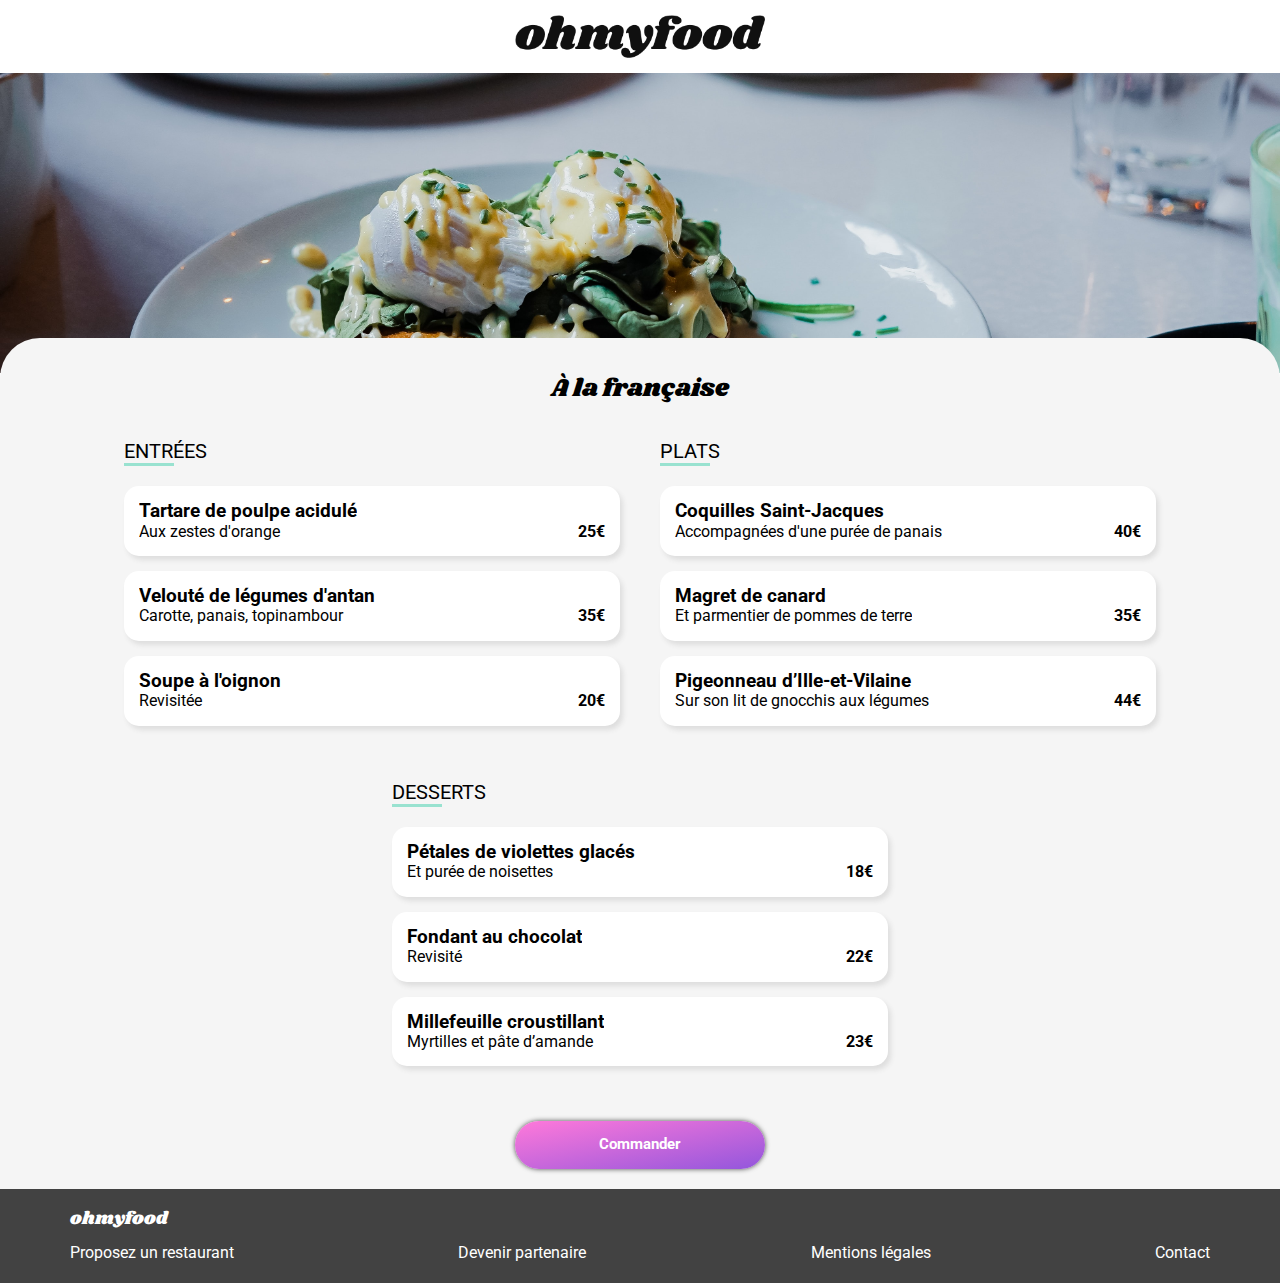
<file: html/menu3.html>
<!DOCTYPE html>

<html lang="fr">
    <head>
        <title>Ohmyfood</title>
        <meta charset="UTF-8">
        <meta name="viewport" content="width=device-width, initial-scale=1.0">
        <link rel="stylesheet" href="../main.css">
        <link rel="stylesheet" href="../css/normalize.css">
        <link rel="stylesheet" href="https://cdnjs.cloudflare.com/ajax/libs/font-awesome/6.1.1/css/all.min.css" integrity="sha512-KfkfwYDsLkIlwQp6LFnl8zNdLGxu9YAA1QvwINks4PhcElQSvqcyVLLD9aMhXd13uQjoXtEKNosOWaZqXgel0g==" crossorigin="anonymous" referrerpolicy="no-referrer" />
        <link rel="preconnect" href="https://fonts.googleapis.com">
        <link rel="preconnect" href="https://fonts.gstatic.com" crossorigin>
        <link href="https://fonts.googleapis.com/css2?family=Roboto:wght@300;700&family=Shrikhand&display=swap" rel="stylesheet">
    </head>

    <body>
        <div id="bloc_page">
    
            <header>
                <a href="../index.html"><i class="fa-solid fa-arrow-left"></i></a>
                <img id="logo" src="../images/logo/ohmyfood.png" alt="logoohmyfood" />
            </header>
    
            <main>
                
                <div id="background">
                    <img src="../images/restaurants/toa-heftiba-DQKerTsQwi0-unsplash.jpg" alt="alafrancaise" />
                

                    <section id="menu">
                        <div id="menu--title">
                            <h1>À la française</h1>
                            <div class="menu--title--icons">
                                <i class="fa-regular fa-heart"></i>
                                <i class="fa-solid fa-heart"></i>
                            </div>
                        </div>

                        <div class ="menu--position">
                        <div class="menu--plats">

                            <h2>Entrées</h2>
                            
                            <div>
                                <div class="menu--plats--body">
                                    <div class="menu--plats--body--content">
                                        <div class="menu--plats--body--description">
                                            <h3>Tartare de poulpe acidulé</h3>
                                            <p class="menu--plats--body--description--description">Aux zestes d'orange</p>
                                        </div>
                                        <div class="price">25€</div>
                                    </div>
                                    <div class="check"><i class="fa-solid fa-circle-check"></i></div>
                                </div>

                                <div class="menu--plats--body">
                                    <div class="menu--plats--body--content">    
                                        <div class="menu--plats--body--description">
                                            <h3>Velouté de légumes d'antan</h3>
                                            <p class="menu--plats--body--description--description">Carotte, panais, topinambour</p>
                                        </div>    
                                        <div class="price">35€</div>
                                    </div>
                                    <div class="check"><i class="fa-solid fa-circle-check"></i></div>
                                </div>

                                <div class="menu--plats--body">
                                    <div class="menu--plats--body--content">
                                        <div class="menu--plats--body--description">    
                                            <h3>Soupe à l'oignon</h3>
                                            <p class="menu--plats--body--description--description">Revisitée</p>
                                        </div>    
                                        <div class="price">20€</div>
                                    </div>
                                    <div class="check"><i class="fa-solid fa-circle-check"></i></div>
                                </div>
                            </div>

                        </div>

                        <div class="menu--plats">

                            <h2>Plats</h2>

                            <div>
                                <div class="menu--plats--body">
                                    <div class="menu--plats--body--content">
                                        <div class="menu--plats--body--description">
                                            <h3>Coquilles Saint-Jacques</h3>
                                            <p class="menu--plats--body--description--description">Accompagnées d'une purée de panais</p>
                                        </div>
                                        <div class="price">40€</div>
                                    </div>
                                    <div class="check"><i class="fa-solid fa-circle-check"></i></div>
                                </div>

                                <div class="menu--plats--body">
                                    <div class="menu--plats--body--content">
                                        <div class="menu--plats--body--description">
                                            <h3>Magret de canard</h3>
                                            <p class="menu--plats--body--description--description">Et parmentier de pommes de terre</p>
                                        </div>    
                                        <div class="price">35€</div>
                                    </div>
                                    <div class="check"><i class="fa-solid fa-circle-check"></i></div>
                                </div>

                                <div class="menu--plats--body">
                                    <div class="menu--plats--body--content">
                                        <div class="menu--plats--body--description">
                                            <h3>Pigeonneau d’Ille-et-Vilaine</h3>
                                            <p class="menu--plats--body--description--description">Sur son lit de gnocchis aux légumes</p>
                                        </div>
                                        <div class="price">44€</div>
                                    </div>
                                    <div class="check"><i class="fa-solid fa-circle-check"></i></div>
                                </div>
                            </div>

                        </div>

                        <div class="menu--plats">

                            <h2>Desserts</h2>

                            <div>
                                <div class="menu--plats--body">
                                    <div class="menu--plats--body--content">
                                        <div class="menu--plats--body--description">
                                            <h3>Pétales de violettes glacés</h3>
                                            <p class="menu--plats--body--description--description">Et purée de noisettes</p>
                                        </div>
                                        <div class="price">18€</div>
                                    </div>
                                    <div class="check"><i class="fa-solid fa-circle-check"></i></div>
                                </div>

                                <div class="menu--plats--body">
                                    <div class="menu--plats--body--content">
                                        <div class="menu--plats--body--description">
                                            <h3>Fondant au chocolat</h3>
                                            <p class="menu--plats--body--description--description">Revisité</p>
                                        </div>
                                        <div class="price">22€</div>
                                    </div>
                                    <div class="check"><i class="fa-solid fa-circle-check"></i></div>
                                </div>

                                <div class="menu--plats--body">
                                    <div class="menu--plats--body--content">
                                        <div class="menu--plats--body--description">
                                            <h3>Millefeuille croustillant</h3>
                                            <p class="menu--plats--body--description--description">Myrtilles et pâte d’amande</p>
                                        </div>
                                        <div class="price">23€</div>
                                    </div>
                                    <div class="check"><i class="fa-solid fa-circle-check"></i></div>
                                </div>
                            </div>

                        </div>
                        </div>
                        
                        <button id="menu--btn">Commander</button>

                    </section>
                </div>

            </main>

            <footer>
                <h4>ohmyfood</h4>
                <ul>
                    <li><a href="#"><i class="fa-solid fa-utensils"></i>Proposez un restaurant</a></li>
                    <li><a href="#"><i class="fa-solid fa-handshake-angle"></i>Devenir partenaire</a></li>
                    <li><a href="#">Mentions légales</a></li>
                    <li><a href="#">Contact</a></li>
                </ul>
            </footer>
        </div>
    </body>
</file>
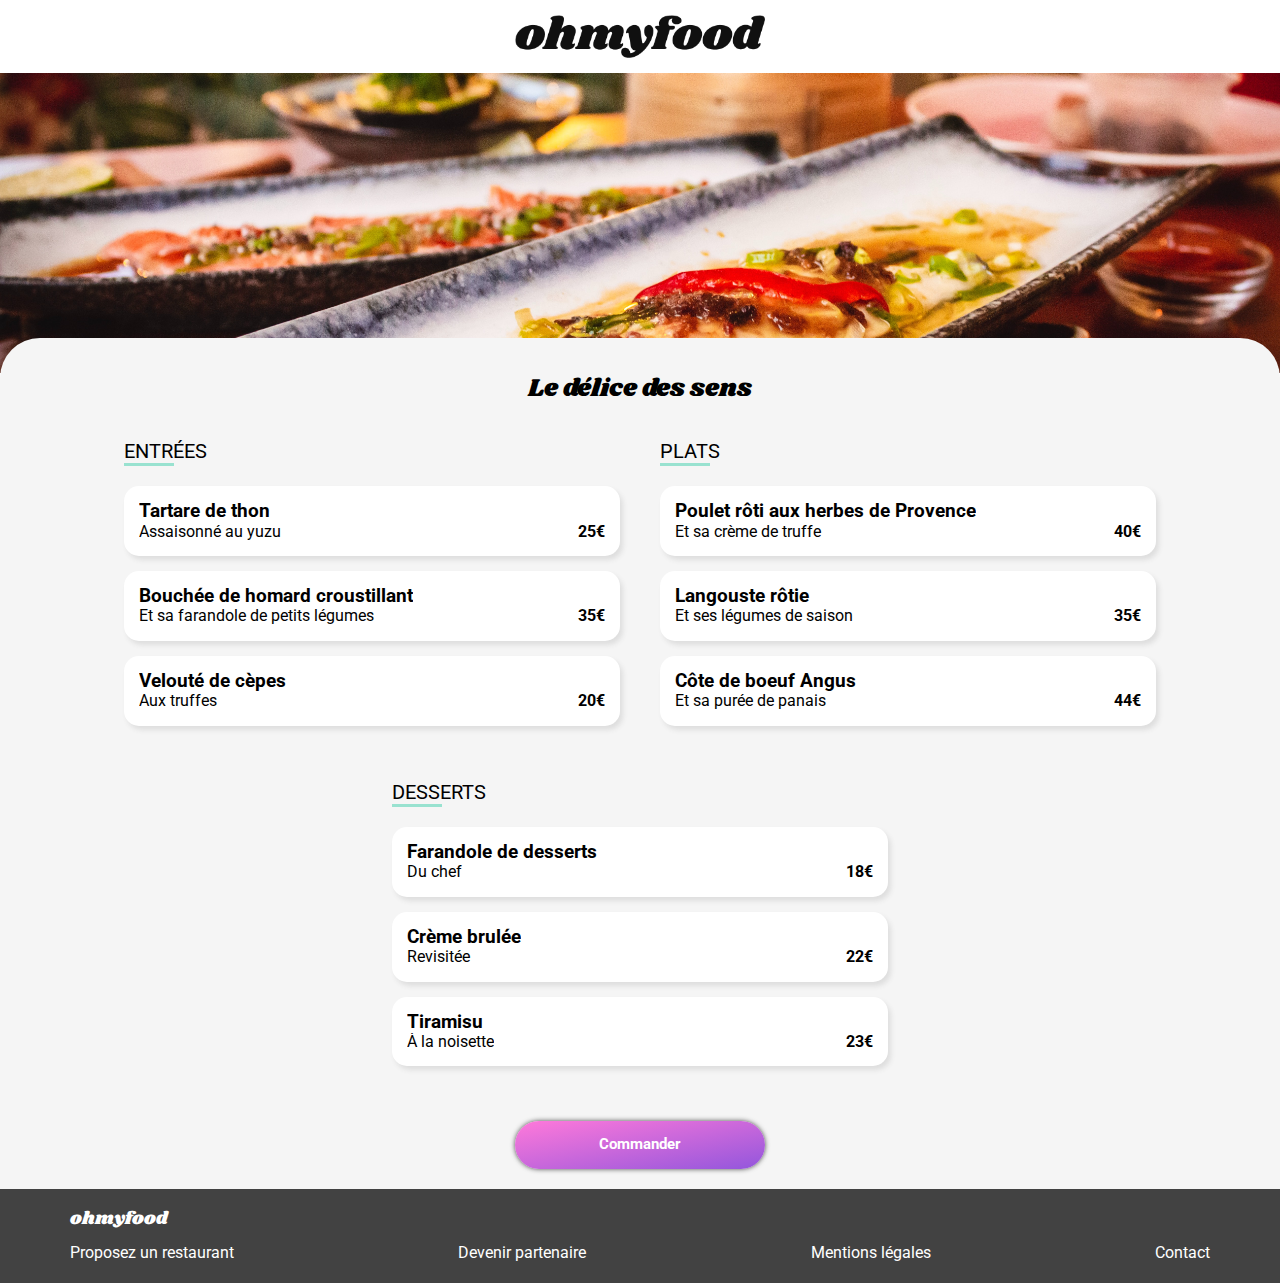
<file: html/menu4.html>
<!DOCTYPE html>

<html lang="fr">
    <head>
        <title>Ohmyfood</title>
        <meta charset="UTF-8">
        <meta name="viewport" content="width=device-width, initial-scale=1.0">
        <link rel="stylesheet" href="../main.css">
        <link rel="stylesheet" href="../css/normalize.css">
        <link rel="stylesheet" href="https://cdnjs.cloudflare.com/ajax/libs/font-awesome/6.1.1/css/all.min.css" integrity="sha512-KfkfwYDsLkIlwQp6LFnl8zNdLGxu9YAA1QvwINks4PhcElQSvqcyVLLD9aMhXd13uQjoXtEKNosOWaZqXgel0g==" crossorigin="anonymous" referrerpolicy="no-referrer" />
        <link rel="preconnect" href="https://fonts.googleapis.com">
        <link rel="preconnect" href="https://fonts.gstatic.com" crossorigin>
        <link href="https://fonts.googleapis.com/css2?family=Roboto:wght@300;700&family=Shrikhand&display=swap" rel="stylesheet">
    </head>

    <body>
        <div id="bloc_page">
    
            <header>
                <a href="../index.html"><i class="fa-solid fa-arrow-left"></i></a>
                <img id="logo" src="../images/logo/ohmyfood.png" alt="logoohmyfood" />
            </header>
    
            <main>
                
                <div id="background">
                    <img src="../images/restaurants/louis-hansel-shotsoflouis-qNBGVyOCY8Q-unsplash.jpg" alt="delicedessens" />
                
                    <section id="menu">
                        <div id="menu--title">
                            <h1>Le délice des sens</h1>
                            <div class="menu--title--icons">
                                <i class="fa-regular fa-heart"></i>
                                <i class="fa-solid fa-heart"></i>
                            </div>
                        </div>

                        <div class ="menu--position">
                        <div class="menu--plats">

                            <h2>Entrées</h2>

                            <div>
                                <div class="menu--plats--body">
                                    <div class="menu--plats--body--content">
                                        <div class="menu--plats--body--description">
                                            <h3>Tartare de thon</h3>
                                            <p class="menu--plats--body--description--description">Assaisonné au yuzu</p>
                                        </div>
                                        <div class="price">25€</div>
                                    </div>
                                    <div class="check"><i class="fa-solid fa-circle-check"></i></div>
                                </div>

                                <div class="menu--plats--body">
                                    <div class="menu--plats--body--content">    
                                        <div class="menu--plats--body--description">
                                            <h3>Bouchée de homard croustillant</h3>
                                            <p class="menu--plats--body--description--description">Et sa farandole de petits légumes</p>
                                        </div>    
                                        <div class="price">35€</div>
                                    </div>
                                    <div class="check"><i class="fa-solid fa-circle-check"></i></div>
                                </div>

                                <div class="menu--plats--body">
                                    <div class="menu--plats--body--content">
                                        <div class="menu--plats--body--description">    
                                            <h3>Velouté de cèpes</h3>
                                            <p class="menu--plats--body--description--description">Aux truffes</p>
                                        </div>    
                                        <div class="price">20€</div>
                                    </div>
                                    <div class="check"><i class="fa-solid fa-circle-check"></i></div>
                                </div>
                            </div>

                        </div>

                        <div class="menu--plats">

                            <h2>Plats</h2>

                            <div>
                                <div class="menu--plats--body">
                                    <div class="menu--plats--body--content">
                                        <div class="menu--plats--body--description">
                                            <h3>Poulet rôti aux herbes de Provence</h3>
                                            <p class="menu--plats--body--description--description">Et sa crème de truffe</p>
                                        </div>
                                        <div class="price">40€</div>
                                    </div>
                                    <div class="check"><i class="fa-solid fa-circle-check"></i></div>
                                </div>

                                <div class="menu--plats--body">
                                    <div class="menu--plats--body--content">
                                        <div class="menu--plats--body--description">
                                            <h3>Langouste rôtie</h3>
                                            <p class="menu--plats--body--description--description">Et ses légumes de saison</p>
                                        </div>    
                                        <div class="price">35€</div>
                                    </div>
                                    <div class="check"><i class="fa-solid fa-circle-check"></i></div>
                                </div>

                                <div class="menu--plats--body">
                                    <div class="menu--plats--body--content">
                                        <div class="menu--plats--body--description">
                                            <h3>Côte de boeuf Angus</h3>
                                            <p class="menu--plats--body--description--description">Et sa purée de panais</p>
                                        </div>
                                        <div class="price">44€</div>
                                    </div>
                                    <div class="check"><i class="fa-solid fa-circle-check"></i></div>
                                </div>
                            </div> 

                        </div>

                        <div class="menu--plats">

                            <h2>Desserts</h2>

                            <div>
                                <div class="menu--plats--body">
                                    <div class="menu--plats--body--content">
                                        <div class="menu--plats--body--description">
                                            <h3>Farandole de desserts</h3>
                                            <p class="menu--plats--body--description--description">Du chef</p>
                                        </div>
                                        <div class="price">18€</div>
                                    </div>
                                    <div class="check"><i class="fa-solid fa-circle-check"></i></div>
                                </div>

                                <div class="menu--plats--body">
                                    <div class="menu--plats--body--content">
                                        <div class="menu--plats--body--description">
                                            <h3>Crème brulée</h3>
                                            <p class="menu--plats--body--description--description">Revisitée</p>
                                        </div>
                                        <div class="price">22€</div>
                                    </div>
                                    <div class="check"><i class="fa-solid fa-circle-check"></i></div>
                                </div>

                                <div class="menu--plats--body">
                                    <div class="menu--plats--body--content">
                                        <div class="menu--plats--body--description">
                                            <h3>Tiramisu</h3>
                                            <p class="menu--plats--body--description--description">À la noisette</p>
                                        </div>
                                        <div class="price">23€</div>
                                    </div>
                                    <div class="check"><i class="fa-solid fa-circle-check"></i></div>
                                </div>
                            </div>

                        </div>
                        </div>
                        
                        <button id="menu--btn">Commander</button>

                    </section>
                </div>

            </main>

            <footer>
                <h4>ohmyfood</h4>
                <ul>
                    <li><a href="#"><i class="fa-solid fa-utensils"></i>Proposez un restaurant</a></li>
                    <li><a href="#"><i class="fa-solid fa-handshake-angle"></i>Devenir partenaire</a></li>
                    <li><a href="#">Mentions légales</a></li>
                    <li><a href="#">Contact</a></li>
                </ul>
            </footer>
        </div>
    </body>
</file>
<file: main.css>
* {
  padding: 0px;
  margin: 0px;
  font-family: "Roboto", sans-serif;
  box-sizing: border-box;
}

a {
  text-decoration: none;
  color: inherit;
}

@-webkit-keyframes spin {
  from {
    transform: rotate(0deg);
  }
  to {
    transform: rotate(360deg);
  }
}

@keyframes spin {
  from {
    transform: rotate(0deg);
  }
  to {
    transform: rotate(360deg);
  }
}
@-webkit-keyframes disappear {
  90% {
    opacity: 0.8;
  }
  100% {
    opacity: 0;
  }
}
@keyframes disappear {
  90% {
    opacity: 0.8;
  }
  100% {
    opacity: 0;
  }
}
.spinner i:nth-child(1) {
  opacity: 0.08;
}

.spinner i:nth-child(2) {
  transform: rotate(30deg);
  opacity: 0.167;
}

.spinner i:nth-child(3) {
  transform: rotate(60deg);
  opacity: 0.25;
}

.spinner i:nth-child(4) {
  transform: rotate(90deg);
  opacity: 0.33;
}

.spinner i:nth-child(5) {
  transform: rotate(120deg);
  opacity: 0.4167;
}

.spinner i:nth-child(6) {
  transform: rotate(150deg);
  opacity: 0.5;
}

.spinner i:nth-child(7) {
  transform: rotate(180deg);
  opacity: 0.583;
}

.spinner i:nth-child(8) {
  transform: rotate(210deg);
  opacity: 0.67;
}

.spinner i:nth-child(9) {
  transform: rotate(240deg);
  opacity: 0.75;
}

.spinner i:nth-child(10) {
  transform: rotate(270deg);
  opacity: 0.833;
}

.spinner i:nth-child(11) {
  transform: rotate(300deg);
  opacity: 0.9167;
}

.spinner i:nth-child(12) {
  transform: rotate(330deg);
  opacity: 1;
}

@-webkit-keyframes appear {
  0% {
    transform: translateY(50%);
    opacity: 0;
  }
  100% {
    transform: translateY(0);
    opacity: 1;
  }
}

@keyframes appear {
  0% {
    transform: translateY(50%);
    opacity: 0;
  }
  100% {
    transform: translateY(0);
    opacity: 1;
  }
}
#explorer--btn {
  transition-duration: 0.25s;
}
#explorer--btn:hover {
  box-shadow: 0px 0px 15px #494949;
}

.restaurants--cards {
  transition-duration: 0.25s;
}
.restaurants--cards:hover {
  box-shadow: 0px 0px 15px #494949;
}
.restaurants--cards--body i:hover {
  background-image: linear-gradient(#FF79DA, #9356DC);
  -webkit-background-clip: text;
          background-clip: text;
  transform: scale(1.08);
}

#menu--btn {
  transition-duration: 0.25s;
}
#menu--btn:hover {
  box-shadow: 0px 0px 15px #494949;
}

.menu--plats--body:hover .check {
  margin-right: 0;
  transition-duration: 0.5s;
  transition-timing-function: ease;
}
.menu--plats--body:hover i {
  transform: rotate(720deg);
  transition-duration: 0.6s;
}
.menu--title--icons i:hover {
  background-image: linear-gradient(#FF79DA, #9356DC);
  -webkit-background-clip: text;
          background-clip: text;
  transform: scale(1.08);
}

/* Loading Spinner */
.wrap {
  height: 100vh;
  background-color: white;
  z-index: 3;
  position: fixed;
  -webkit-animation: disappear 2.5s forwards;
          animation: disappear 2.5s forwards;
  opacity: 0.8;
  pointer-events: none;
  inset: 0;
}

.spinner-wrap {
  position: relative;
  margin: 0 auto;
  width: 100px;
  top: 50%;
}

.spinner {
  height: 100px;
  width: 100px;
  inset: 0;
  margin: auto;
  position: absolute;
  transform-origin: center center;
  -webkit-animation: spin 1s steps(12, end) infinite;
          animation: spin 1s steps(12, end) infinite;
}
.spinner i {
  height: 30px;
  width: 6px;
  margin-left: -3px;
  display: block;
  transition: height 1s;
  position: absolute;
  left: 50%;
  transform-origin: center 50px;
  background: black;
  border-radius: 3px;
}

/* Header + logo */
header {
  text-align: center;
  box-shadow: 0px 3px 5px rgb(205, 205, 205);
  position: relative;
  padding: 15px;
}

#logo {
  width: 250px;
}

/* Localisation */
#location {
  background-color: rgb(245, 245, 245);
  padding: 20px;
  text-align: center;
  font-weight: bold;
}
#location .fa-solid {
  margin-right: 15px;
}

/* Bouton explorer */
#explorer {
  padding: 40px 20px;
  background: linear-gradient(white, rgb(245, 245, 245));
  text-align: center;
  display: flex;
  flex-direction: column;
  align-items: center;
  gap: 10px;
}
#explorer--btn {
  border-radius: 25px;
  padding: 15px;
  width: 250px;
  color: white;
  background: linear-gradient(to bottom right, #FF79DA, #9356DC);
  font-weight: bold;
  border: none;
  font-size: 15px;
  box-shadow: 0px 0px 5px #494949;
  cursor: pointer;
}
#explorer h1 {
  font-size: 30px;
}
#explorer p {
  font-size: 20px;
  margin-bottom: 15px;
}

/* Fonctionnement */
#functions {
  padding: 40px 20px;
}
#functions h2 {
  font-weight: bold;
  margin-bottom: 15px;
}

.btn {
  display: flex;
  align-items: center;
}
.btn--number {
  background-color: #9356DC;
  padding: 6px;
  border-radius: 100%;
  position: absolute;
  color: white;
  width: 10px;
  height: 10px;
  text-align: center;
  font-size: 11px;
  box-sizing: content-box;
  font-weight: bold;
}
.btn--functions {
  padding: 22px;
  border-radius: 20px;
  border: none;
  margin: 10px 10px;
  width: 100%;
  text-align: left;
  font-size: 15px;
  font-weight: bold;
  box-shadow: 3px 7px 5px rgb(222, 222, 222);
  background-color: rgb(245, 245, 245);
}
.btn--functions--store {
  background-color: #f2eafb;
}
.btn--functions--store .fa-solid {
  color: #9356DC;
}
.btn .fa-solid {
  margin: 0 30px 0 10px;
  font-size: 20px;
}

/* Section restaurants */
#restaurants {
  padding: 40px 20px;
  background-color: rgb(245, 245, 245);
  display: flex;
  flex-direction: column;
}
#restaurants h2 {
  margin-bottom: 20px;
}

.restaurants--cards {
  border-radius: 15px;
  box-shadow: 0px 0px 5px #494949;
  height: 300px;
  margin-bottom: 30px;
  width: 100%;
  box-sizing: border-box;
  position: relative;
}
.restaurants--cards--img {
  -o-object-fit: cover;
     object-fit: cover;
  border-top-left-radius: 15px;
  border-top-right-radius: 15px;
  width: 100%;
  height: 75%;
  z-index: 1;
}
.restaurants--cards--body--description {
  padding: 10px 20px 20px 15px;
}
.restaurants--cards--body {
  display: flex;
  justify-content: space-between;
  position: relative;
}
.restaurants--cards--body .fa-regular {
  font-size: 25px;
  margin-top: 20px;
  position: absolute;
  right: 4%;
  background-color: transparent;
  border: none;
}
.restaurants--cards--body .fa-solid {
  font-size: 25px;
  margin-top: 20px;
  position: absolute;
  right: 4%;
  background-color: transparent;
  border: none;
  color: transparent;
  transition: 200ms;
}
.restaurants--cards a {
  color: black;
}
.restaurants--cards .new {
  position: absolute;
  z-index: 2;
  background-color: #99E2D0;
  color: #278870;
  top: 4%;
  right: 15px;
  padding: 8px 12px;
  border-radius: 2px;
  font-weight: bold;
}

/* Responsive */
@media screen and (min-width: 768px) {
  .restaurants--cards {
    width: 47%;
  }
  #cards--position {
    display: flex;
    flex-direction: row;
    flex-wrap: wrap;
    gap: 30px;
    justify-content: space-between;
  }
  #functions {
    display: flex;
    flex-direction: column;
  }
  #functions--position {
    display: flex;
    justify-content: center;
    flex-wrap: wrap;
    gap: 0px 50px;
  }
  .btn {
    width: 340px;
  }
}
@media screen and (min-width: 1024px) {
  .restaurants--cards {
    width: 22%;
  }
  .btn {
    box-sizing: border-box;
  }
}
/* Header + Logo */
header {
  display: flex;
  align-items: center;
  justify-content: center;
  padding: 15px;
  position: relative;
}
header .fa-solid {
  position: absolute;
  left: 20px;
  top: 20px;
  font-size: 25px;
}
header #logo {
  width: 250px;
}

/* Image de fond */
#background {
  position: relative;
}
#background img {
  position: relative;
  z-index: 1;
  height: 300px;
  width: 100%;
  -o-object-fit: cover;
     object-fit: cover;
}

/* Menu */
#menu {
  background-color: rgb(245, 245, 245);
  border-top-left-radius: 40px;
  border-top-right-radius: 40px;
  padding: 20px;
  text-align: center;
  margin-top: -40px;
  position: relative;
  z-index: 2;
}
#menu--title {
  text-align: left;
  display: flex;
  justify-content: space-between;
  align-items: center;
  position: relative;
}
#menu--title h1 {
  font-size: 25px;
}
#menu--title .fa-regular {
  font-size: 30px;
  top: 25%;
  position: absolute;
  right: 10%;
  background-color: transparent;
  border: none;
}
#menu--title .fa-solid {
  font-size: 30px;
  top: 25%;
  position: absolute;
  right: 10%;
  background-color: transparent;
  border: none;
  color: transparent;
  transition: 200ms;
}
#menu--title h1 {
  font-family: "shrikhand";
  font-weight: lighter;
}
#menu--btn {
  border-radius: 25px;
  padding: 15px;
  width: 250px;
  color: white;
  background: linear-gradient(to bottom right, #FF79DA, #9356DC);
  font-weight: bold;
  border: none;
  font-size: 15px;
  box-shadow: 0px 0px 5px #494949;
  cursor: pointer;
}

.price {
  font-weight: bold;
  margin-left: 10px;
  display: flex;
  align-items: flex-end;
}

.menu--plats {
  margin: 30px 0px 40px 0px;
  text-align: left;
}
.menu--plats h2 {
  margin: 20px 0px;
  border-bottom: solid 3px #99E2D0;
  width: 50px;
  text-transform: uppercase;
  font-size: 20px;
  font-weight: normal;
}
.menu--plats--body {
  border-radius: 15px;
  background-color: white;
  margin-bottom: 15px;
  overflow: hidden;
  cursor: pointer;
  display: flex;
  justify-content: space-between;
  box-shadow: 3px 4px 5px rgb(222, 222, 222);
  -webkit-animation: appear 1.5s;
          animation: appear 1.5s;
  -webkit-animation-fill-mode: both;
          animation-fill-mode: both;
}
.menu--plats--body:nth-child(1) {
  -webkit-animation-delay: 200ms;
          animation-delay: 200ms;
}
.menu--plats--body:nth-child(2) {
  -webkit-animation-delay: 400ms;
          animation-delay: 400ms;
}
.menu--plats--body:nth-child(3) {
  -webkit-animation-delay: 600ms;
          animation-delay: 600ms;
}
.menu--plats--body:nth-child(4) {
  -webkit-animation-delay: 800ms;
          animation-delay: 800ms;
}
.menu--plats--body--content {
  display: flex;
  justify-content: space-between;
  width: 100%;
  padding: 15px;
  overflow: hidden;
}
.menu--plats--body--description {
  display: flex;
  flex-direction: column;
  overflow: hidden;
  text-overflow: ellipsis;
  white-space: nowrap;
}
.menu--plats--body--description h3 {
  overflow: hidden;
  text-overflow: ellipsis;
  white-space: nowrap;
}
.menu--plats--body--description--description {
  overflow: hidden;
  text-overflow: ellipsis;
  white-space: nowrap;
}

.check {
  display: flex;
  align-items: center;
  justify-content: center;
  width: 70px;
  font-size: 25px;
  color: white;
  background-color: #99E2D0;
  margin-right: -150px;
  border-radius: 0 15px 15px 0;
  transition: margin-right 0.8s;
}

/* Responsive */
@media screen and (min-width: 992px) {
  .menu--position {
    display: flex;
    flex-wrap: wrap;
    justify-content: center;
    gap: 20px;
  }
  .menu--plats {
    width: 40%;
    margin: 0 10px;
  }
  #menu--btn {
    margin-top: 40px;
  }
  #menu--title {
    justify-content: center;
  }
}
footer {
  background-color: rgb(66, 66, 66);
  padding: 20px;
}
footer h4 {
  font-family: "shrikhand";
  color: white;
  margin-bottom: 15px;
  font-size: 18px;
  font-weight: lighter;
}
footer ul {
  display: flex;
  flex-direction: column;
  gap: 7px;
}
footer li {
  list-style-type: none;
}
footer a {
  text-decoration: none;
  color: white;
}
footer .fa-solid {
  width: 25px;
}

@media screen and (min-width: 768px) {
  footer h4 {
    margin-left: 50px;
  }
  footer ul {
    flex-direction: row;
    justify-content: space-between;
    margin: 0px 50px;
  }
}/*# sourceMappingURL=main.css.map */
</file>
<file: scss/index.css>
@import url("./footer.css");
@import url("./style.css");
@import url("./animations.css");
@import url("./keyframes.css");
.wrap {
  height: 100vh;
  background-color: white;
  z-index: 3;
  position: fixed;
  -webkit-animation: disappear 3s forwards;
          animation: disappear 3s forwards;
  opacity: 0.8;
  pointer-events: none;
  inset: 0;
}

.spinner-wrap {
  position: relative;
  margin: 0 auto;
  width: 100px;
  top: 50%;
}

.spinner {
  height: 100px;
  width: 100px;
  inset: 0;
  margin: auto;
  position: absolute;
  transform-origin: center center;
  -webkit-animation: spin 1s steps(12, end) infinite;
          animation: spin 1s steps(12, end) infinite;
}
.spinner i {
  height: 30px;
  width: 6px;
  margin-left: -3px;
  display: block;
  transition: height 1s;
  position: absolute;
  left: 50%;
  transform-origin: center 50px;
  background: black;
  border-radius: 3px;
}

header {
  text-align: center;
  box-shadow: 0px 3px 5px rgb(205, 205, 205);
  position: relative;
  padding: 15px;
}

#logo {
  width: 250px;
}

#location {
  background-color: rgb(245, 245, 245);
  padding: 20px;
  text-align: center;
  font-weight: bold;
}
#location .fa-solid {
  margin-right: 15px;
}

#explorer {
  padding: 40px 20px;
  background: linear-gradient(white, rgb(245, 245, 245));
  text-align: center;
  display: flex;
  flex-direction: column;
  align-items: center;
  gap: 10px;
}
#explorer--btn {
  border-radius: 25px;
  padding: 15px;
  width: 250px;
  color: white;
  background: linear-gradient(to bottom right, #FF79DA, #9356DC);
  font-weight: bold;
  border: none;
  font-size: 15px;
  box-shadow: 0px 0px 5px #494949;
  cursor: pointer;
}
#explorer h1 {
  font-size: 30px;
}
#explorer p {
  font-size: 20px;
  margin-bottom: 15px;
}

#functions {
  padding: 40px 20px;
}
#functions h2 {
  font-weight: bold;
  margin-bottom: 15px;
}

.btn {
  display: flex;
  align-items: center;
}
.btn--number {
  background-color: #9356DC;
  padding: 6px;
  border-radius: 100%;
  position: absolute;
  color: white;
  width: 10px;
  height: 10px;
  text-align: center;
  font-size: 11px;
  box-sizing: content-box;
  font-weight: bold;
}
.btn--functions {
  padding: 22px;
  border-radius: 20px;
  border: none;
  margin: 10px 10px;
  width: 100%;
  text-align: left;
  font-size: 15px;
  font-weight: bold;
  box-shadow: 3px 7px 5px rgb(222, 222, 222);
  background-color: rgb(245, 245, 245);
}
.btn .fa-solid {
  margin: 0 30px 0 10px;
  font-size: 20px;
}

#restaurants {
  padding: 40px 20px;
  background-color: rgb(245, 245, 245);
  display: flex;
  flex-direction: column;
}
#restaurants h2 {
  margin-bottom: 20px;
}

.restaurants--cards {
  border-radius: 15px;
  box-shadow: 0px 0px 5px #494949;
  height: 300px;
  margin-bottom: 30px;
  width: 100%;
  box-sizing: border-box;
  position: relative;
}
.restaurants--cards--img {
  -o-object-fit: cover;
     object-fit: cover;
  border-top-left-radius: 15px;
  border-top-right-radius: 15px;
  width: 100%;
  height: 75%;
  z-index: 1;
}
.restaurants--cards--body--description {
  padding: 10px 20px 20px 15px;
}
.restaurants--cards--body {
  display: flex;
  justify-content: space-between;
  position: relative;
}
.restaurants--cards--body .fa-regular {
  font-size: 25px;
  margin-top: 20px;
  position: absolute;
  right: 4%;
  background-color: transparent;
  border: none;
}
.restaurants--cards--body .fa-solid {
  font-size: 25px;
  margin-top: 20px;
  position: absolute;
  right: 4%;
  color: transparent;
  background-color: transparent;
  border: none;
  transition: 200ms;
}
.restaurants--cards a {
  text-decoration: inherit;
  color: black;
}
.restaurants--cards .new {
  position: absolute;
  z-index: 2;
  background-color: #99E2D0;
  color: #278870;
  top: 4%;
  right: 15px;
  padding: 8px 12px;
  border-radius: 2px;
  font-weight: bold;
}

@media screen and (min-width: 768px) {
  .restaurants--cards {
    width: 47%;
  }

  #cards--position {
    display: flex;
    flex-direction: row;
    flex-wrap: wrap;
    gap: 30px;
    justify-content: space-between;
  }

  #functions {
    display: flex;
    flex-direction: column;
  }
  #functions--position {
    display: flex;
    justify-content: center;
    flex-wrap: wrap;
    gap: 0px 50px;
  }

  .btn {
    width: 340px;
  }

  footer h4 {
    margin-left: 50px;
  }
  footer ul {
    flex-direction: row;
    justify-content: space-between;
    margin: 0px 50px;
  }
}
@media screen and (min-width: 1024px) {
  .restaurants--cards {
    width: 22%;
  }

  .btn {
    box-sizing: border-box;
  }
}/*# sourceMappingURL=index.css.map */
</file>
<file: scss/menu.css>
@import url("./footer.css");
@import url("./style.css");
@import url("./animations.css");
@import url("./keyframes.css");
header {
  display: flex;
  align-items: center;
  justify-content: center;
  padding: 15px;
  position: relative;
}
header .fa-solid {
  position: absolute;
  left: 20px;
  top: 20px;
  font-size: 25px;
}
header a {
  text-decoration: none;
  color: inherit;
}
header #logo {
  width: 250px;
}

#background {
  position: relative;
}
#background img {
  position: relative;
  z-index: 1;
  height: 300px;
  width: 100%;
  -o-object-fit: cover;
     object-fit: cover;
}

#menu {
  background-color: rgb(245, 245, 245);
  border-top-left-radius: 40px;
  border-top-right-radius: 40px;
  padding: 20px;
  text-align: center;
  margin-top: -40px;
  position: relative;
  z-index: 2;
}
#menu--title {
  text-align: left;
  display: flex;
  justify-content: space-between;
  align-items: center;
  position: relative;
}
#menu--title h1 {
  font-size: 25px;
}
#menu--title .fa-regular {
  font-size: 30px;
  top: 25%;
  position: absolute;
  right: 10%;
  background-color: transparent;
  border: none;
}
#menu--title .fa-solid {
  font-size: 30px;
  top: 25%;
  position: absolute;
  right: 10%;
  color: transparent;
  background-color: transparent;
  border: none;
  transition: 200ms;
}
#menu--title h1 {
  font-family: shrikhand;
  font-weight: lighter;
}
#menu--btn {
  border-radius: 25px;
  padding: 15px;
  width: 50%;
  color: white;
  background: linear-gradient(to bottom right, #FF79DA, #9356DC);
  font-weight: bold;
  border: none;
  font-size: 15px;
  box-shadow: 0px 0px 5px #494949;
  margin-bottom: 60px;
}

.price {
  font-weight: bold;
  margin-left: 10px;
  display: flex;
  align-items: flex-end;
}

.menu--plats {
  margin: 30px 0px 40px 0px;
  text-align: left;
}
.menu--plats h2 {
  margin: 20px 0px;
  border-bottom: solid 3px #99E2D0;
  width: 50px;
  text-transform: uppercase;
  font-size: 20px;
  font-weight: normal;
}
.menu--plats--body {
  border-radius: 15px;
  background-color: white;
  margin-bottom: 15px;
  overflow: hidden;
  cursor: pointer;
  display: flex;
  justify-content: space-between;
  box-shadow: 3px 4px 5px rgb(222, 222, 222);
  -webkit-animation: appear 1.5s;
          animation: appear 1.5s;
}
.menu--plats--body:nth-child(1) {
  -webkit-animation-delay: 250ms;
          animation-delay: 250ms;
}
.menu--plats--body:nth-child(2) {
  -webkit-animation-delay: 500ms;
          animation-delay: 500ms;
}
.menu--plats--body:nth-child(3) {
  -webkit-animation-delay: 750ms;
          animation-delay: 750ms;
}
.menu--plats--body:nth-child(4) {
  -webkit-animation-delay: 1000ms;
          animation-delay: 1000ms;
}
.menu--plats--body--content {
  display: flex;
  justify-content: space-between;
  width: 100%;
  padding: 15px;
  overflow: hidden;
}
.menu--plats--body--description {
  display: flex;
  flex-direction: column;
  overflow: hidden;
  text-overflow: ellipsis;
  white-space: nowrap;
}
.menu--plats--body--description h3 {
  overflow: hidden;
  text-overflow: ellipsis;
  white-space: nowrap;
}
.menu--plats--body--description--description {
  text-overflow: ellipsis;
  overflow: hidden;
  white-space: nowrap;
}

.check {
  display: flex;
  align-items: center;
  justify-content: center;
  width: 70px;
  font-size: 25px;
  color: white;
  background-color: #99E2D0;
  margin-right: -150px;
  border-radius: 0 15px 15px 0;
  transition: margin-right 0.8s;
}

@media screen and (min-width: 992px) {
  .menu--position {
    display: flex;
    flex-wrap: wrap;
    justify-content: center;
    gap: 20px;
  }

  .menu--plats {
    width: 40%;
    margin: 0 10px;
  }

  #menu--btn {
    margin-top: 40px;
  }

  #menu--title {
    justify-content: center;
  }

  footer h4 {
    margin-left: 50px;
  }
  footer ul {
    flex-direction: row;
    justify-content: space-between;
    margin: 0px 50px;
  }
}/*# sourceMappingURL=menu.css.map */
</file>
